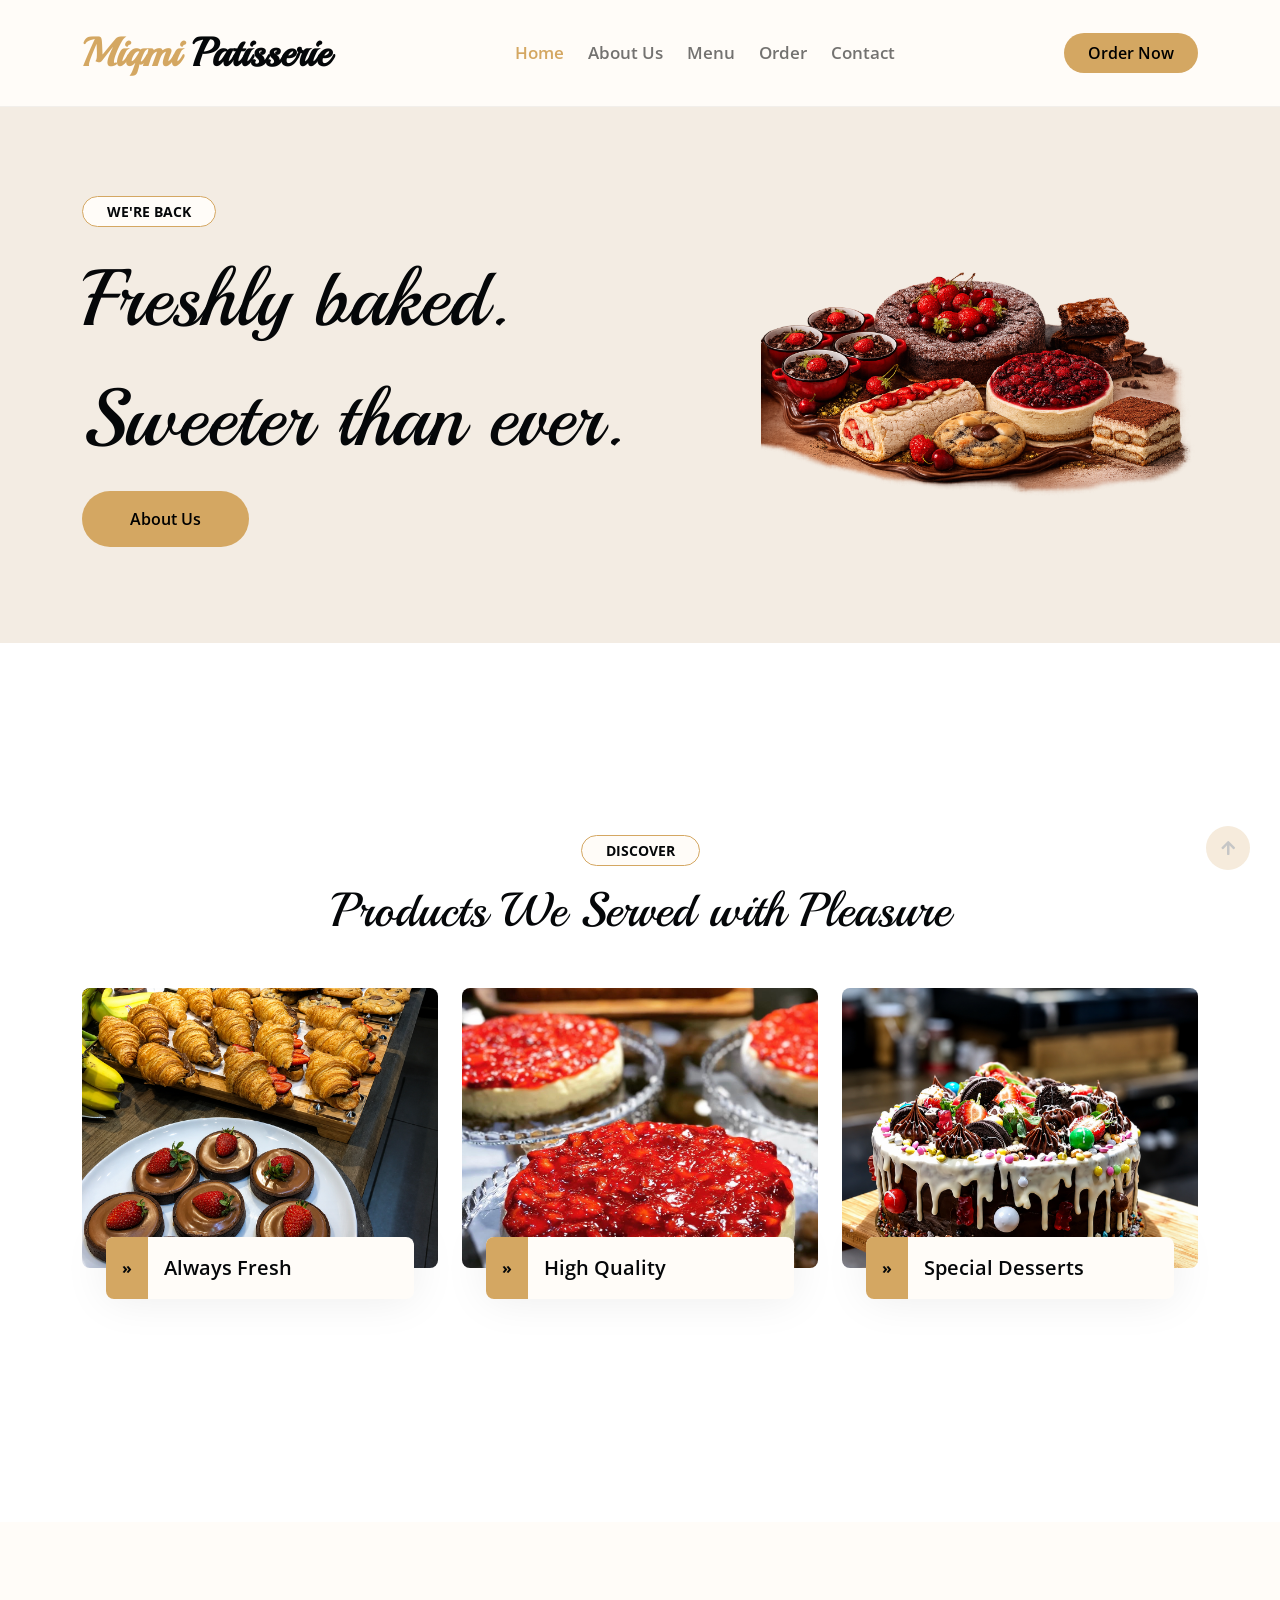
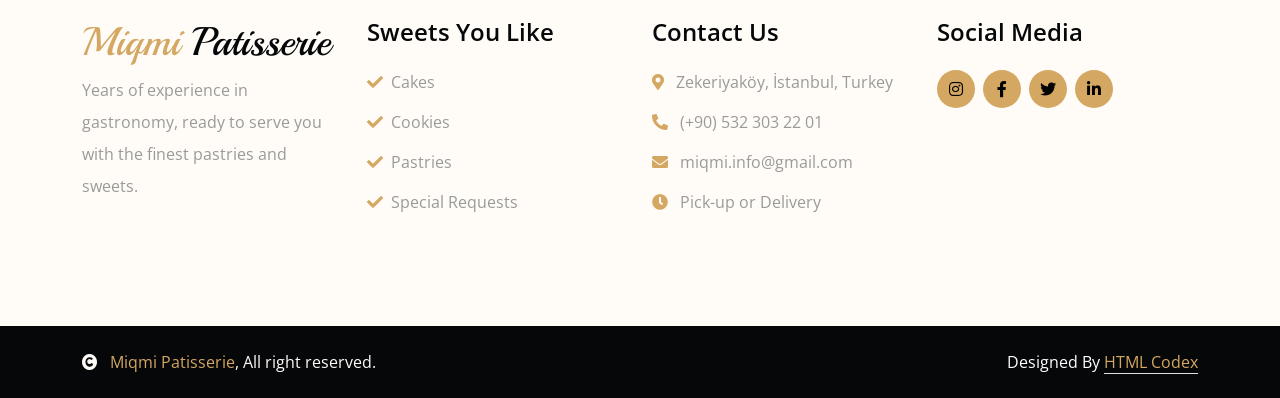
<file: index.html>
<!DOCTYPE html>
<html lang="en">

    <head>
        <meta charset="utf-8">
        <title>Miqmi Patisserie - Zekeriyaköy </title>
        <meta content="width=device-width, initial-scale=1.0" name="viewport">
        <meta content="" name="keywords">
        <meta content="" name="description">

        <!-- Fav Icon -->
        <link rel="icon" type="image/png" href="img/logo2.png" sizes="144x144">
        <link rel="shortcut icon" type="image/png" href="img/logo2.png" sizes="144x144">
        <link rel="apple-touch-icon" sizes="144x144" href="img/logo2.png">

        <!-- Google Web Fonts -->
        <link rel="preconnect" href="https://fonts.googleapis.com">
        <link rel="preconnect" href="https://fonts.gstatic.com" crossorigin>
        <link href="https://fonts.googleapis.com/css2?family=Open+Sans:wght@400;600&family=Playball&display=swap" rel="stylesheet">

        <!-- Icon Font Stylesheet -->
        <link rel="stylesheet" href="https://use.fontawesome.com/releases/v5.15.4/css/all.css"/>
        <link href="https://cdn.jsdelivr.net/npm/bootstrap-icons@1.4.1/font/bootstrap-icons.css" rel="stylesheet">

        <!-- Libraries Stylesheet -->
        <link href="lib/animate/animate.min.css" rel="stylesheet">
        <link href="lib/lightbox/css/lightbox.min.css" rel="stylesheet">
        <link href="lib/owlcarousel/owl.carousel.min.css" rel="stylesheet">

        <!-- Customized Bootstrap Stylesheet -->
        <link href="css/bootstrap.min.css" rel="stylesheet">

        <!-- Template Stylesheet -->
        <link href="css/style.css" rel="stylesheet">

    </head>

    <body>

        <!-- Spinner Start -->
        <div id="spinner" class="show w-100 vh-100 bg-white position-fixed translate-middle top-50 start-50  d-flex align-items-center justify-content-center">
            <div class="spinner-grow text-primary" role="status"></div>
        </div>
        <!-- Spinner End -->


        <!-- Navbar start -->
        <div class="container-fluid nav-bar">
            <div class="container">
                <nav class="navbar navbar-light navbar-expand-lg py-4">
                    <a href="index.html" class="navbar-brand">
                        <h1 class="text-primary fw-bold mb-0">Miqmi<span class="text-dark"> Patisserie</span> </h1>
                    </a>
                    <button class="navbar-toggler py-2 px-3" type="button" data-bs-toggle="collapse" data-bs-target="#navbarCollapse">
                        <span class="fa fa-bars text-primary"></span>
                    </button>
                    <div class="collapse navbar-collapse" id="navbarCollapse">
                        <div class="navbar-nav mx-auto">
                            <a href="index.html" class="nav-item nav-link active">Home</a>
                            <a href="about.html" class="nav-item nav-link">About Us</a>
                            <a href="menu.html" class="nav-item nav-link">Menu</a>
                            <a href="book.html" class="nav-item nav-link">Order</a>
                            <a href="contact.html" class="nav-item nav-link">Contact</a>
                        </div>
                        <a href="https://wa.me/905323032201" target="_blank" rel="noopener noreferrer" class="btn btn-primary py-2 px-4 d-none d-xl-inline-block rounded-pill">Order Now</a>
                    </div>
                </nav>
            </div>
        </div>
        <!-- Navbar End -->


        <!-- Modal Search Start -->
        <div class="modal fade" id="searchModal" tabindex="-1" aria-labelledby="exampleModalLabel" aria-hidden="true">
            <div class="modal-dialog modal-fullscreen">
                <div class="modal-content rounded-0">
                    <div class="modal-header">
                        <h5 class="modal-title" id="exampleModalLabel">Search by keyword</h5>
                        <button type="button" class="btn-close" data-bs-dismiss="modal" aria-label="Close"></button>
                    </div>
                    <div class="modal-body d-flex align-items-center">
                        <div class="input-group w-75 mx-auto d-flex">
                            <input type="search" class="form-control bg-transparent p-3" placeholder="keywords" aria-describedby="search-icon-1">
                            <span id="search-icon-1" class="input-group-text p-3"><i class="fa fa-search"></i></span>
                        </div>
                    </div>
                </div>
            </div>
        </div>
        <!-- Modal Search End -->


        <!-- Hero Start -->
        <div class="container-fluid hero-bg py-6 my-6 mt-0">
            <div class="container">
                <div class="row g-5 align-items-center">
                    <div class="col-lg-7 col-md-12">
                        <small class="d-inline-block fw-bold text-dark text-uppercase bg-light border border-primary rounded-pill px-4 py-1 mb-4 animated bounceInDown">We're Back</small>
                        <h1 class="display-1 mb-4 animated bounceInDown">Freshly baked.</h1>
                        <h1 class="display-1 mb-4 animated bounceInDown">Sweeter than ever.</h1>
                        <a href="about.html" class="btn btn-primary border-0 rounded-pill py-3 px-4 px-md-5 me-4 animated bounceInLeft">About Us</a>
                    </div>
                    <div class="col-lg-5 col-md-12">
                        <img src="img/hero.png" class="img-fluid rounded animated zoomIn" alt="">
                    </div>
                </div>
            </div>
        </div>
        <!-- Hero End -->


        <!-- Blog Start -->
        <div class="container-fluid blog py-6">
            <div class="container">
                <div class="text-center wow bounceInUp" data-wow-delay="0.1s">
                    <small class="d-inline-block fw-bold text-dark text-uppercase bg-light border border-primary rounded-pill px-4 py-1 mb-3">Discover</small>
                    <h1 class="display-5 mb-5">Products We Served with Pleasure</h1>
                </div>
                <div class="row gx-4 justify-content-center">
                    <div class="col-md-6 col-lg-4 wow bounceInUp" data-wow-delay="0.1s">
                        <div class="blog-item">
                            <div class="overflow-hidden rounded">
                                <img src="img/blog-1.jpg" class="img-fluid w-100" alt="">
                            </div>
                            <div class="blog-content mx-4 d-flex rounded bg-light">
                                <div class="text-dark bg-primary rounded-start">
                                    <div class="h-100 p-3 d-flex flex-column justify-content-center text-center">
                                        <p class="fw-bold mb-0">»</p>
                                    </div>
                                </div>
                                <a href="https://www.instagram.com/p/CUr60INAZ_q/?igsh=MWIybGF2Y2R6Z2M5Mw==" target="_blank" rel="noopener noreferrer" class="h5 lh-base my-auto h-100 p-3">Always Fresh</a>
                            </div>
                        </div>
                    </div>
                    <div class="col-md-6 col-lg-4 wow bounceInUp" data-wow-delay="0.3s">
                        <div class="blog-item">
                            <div class="overflow-hidden rounded">
                                <img src="img/blog-2.jpg" class="img-fluid w-100" alt="">
                            </div>
                            <div class="blog-content mx-4 d-flex rounded bg-light">
                                <div class="text-dark bg-primary rounded-start">
                                    <div class="h-100 p-3 d-flex flex-column justify-content-center text-center">
                                        <p class="fw-bold mb-0">»</p>
                                    </div>
                                </div>
                                <a href="https://www.instagram.com/p/Bxw47SjAas3/?igsh=M3k4NDJxY2V1ZHQ1" target="_blank" rel="noopener noreferrer" class="h5 lh-base my-auto h-100 p-3">High Quality</a>
                            </div>
                        </div>
                    </div>
                    <div class="col-md-6 col-lg-4 wow bounceInUp" data-wow-delay="0.5s">
                        <div class="blog-item">
                            <div class="overflow-hidden rounded">
                                <img src="img/blog-3.jpg" class="img-fluid w-100" alt="">
                            </div>
                            <div class="blog-content mx-4 d-flex rounded bg-light">
                                <div class="text-dark bg-primary rounded-start">
                                    <div class="h-100 p-3 d-flex flex-column justify-content-center text-center">
                                        <p class="fw-bold mb-0">»</p>
                                    </div>
                                </div>
                                <a href="https://www.instagram.com/p/BrzsCEVAnI7/" target="_blank" rel="noopener noreferrer" class="h5 lh-base my-auto h-100 p-3">Special Desserts</a>
                            </div>
                        </div>
                    </div>
                </div>
            </div>
        </div>
        <!-- Blog End -->


        <!-- Footer Start -->
        <div class="container-fluid footer py-6 my-6 mb-0 bg-light wow bounceInUp" data-wow-delay="0.1s">
            <div class="container">
                <div class="row">
                    <div class="col-lg-3 col-md-6">
                        <div class="footer-item">
                            <h1 class="text-primary">Miqmi<span class="text-dark"> Patisserie</span></h1>
                            <p class="lh-lg mb-4">Years of experience in gastronomy, ready to serve you with the finest pastries and sweets.</p>
                        </div>
                    </div>
                    <div class="col-lg-3 col-md-6">
                        <div class="footer-item">
                            <h4 class="mb-4">Sweets You Like</h4>
                            <div class="d-flex flex-column align-items-start">
                                <a class="text-body mb-3" href=""><i class="fa fa-check text-primary me-2"></i>Cakes</a>
                                <a class="text-body mb-3" href=""><i class="fa fa-check text-primary me-2"></i>Cookies</a>
                                <a class="text-body mb-3" href=""><i class="fa fa-check text-primary me-2"></i>Pastries</a>
                                <a class="text-body mb-3" href=""><i class="fa fa-check text-primary me-2"></i>Special Requests</a>
                            </div>
                        </div>
                    </div>
                    <div class="col-lg-3 col-md-6">
                        <div class="footer-item">
                            <h4 class="mb-4">Contact Us</h4>
                            <div class="d-flex flex-column align-items-start">
                                <p><i class="fa fa-map-marker-alt text-primary me-2"></i> Zekeriyaköy, İstanbul, Turkey</p>
                                <p><i class="fa fa-phone-alt text-primary me-2"></i> (+90) 532 303 22 01</p>
                                <p><i class="fas fa-envelope text-primary me-2"></i> miqmi.info@gmail.com</p>
                                <p><i class="fa fa-clock text-primary me-2"></i> Pick-up or Delivery</p>
                            </div>
                        </div>
                    </div>
                    <div class="col-lg-3 col-md-6">
                        <div class="footer-item">
                            <h4 class="mb-4">Social Media</h4>
                            <div class="footer-icon d-flex mt-4 gap-2">
                                <a class="btn btn-primary btn-sm-square rounded-circle" href="https://www.instagram.com/miqmigurme?igsh=eXlnN3F3aXdpZm9s" target="_blank" rel="noopener"><i class="fab fa-instagram"></i></a>
                                <a class="btn btn-primary btn-sm-square rounded-circle" href="https://www.facebook.com/miqmigurme/" target="_blank" rel="noopener"><i class="fab fa-facebook-f"></i></a>
                                <a class="btn btn-primary btn-sm-square rounded-circle" href=""><i class="fab fa-twitter"></i></a>
                                <a href="#" class="btn btn-primary btn-sm-square rounded-circle"><i class="fab fa-linkedin-in"></i></a>
                            </div>
                        </div>
                    </div>
                </div>
            </div>
        </div>
        <!-- Footer End -->


        <!-- Copyright Start -->
        <div class="container-fluid copyright bg-dark py-4">
            <div class="container">
                <div class="row">
                    <div class="col-md-6 text-center text-md-start mb-3 mb-md-0">
                        <span class="text-light"><a href="#"><i class="fas fa-copyright text-light me-2"></i> Miqmi Patisserie</a>, All right reserved.</span>
                    </div>
                    <div class="col-md-6 my-auto text-center text-md-end text-white">
                        <!--/*** This template is free as long as you keep the below author’s credit link/attribution link/backlink. ***/-->
                        <!--/*** If you'd like to use the template without the below author’s credit link/attribution link/backlink, ***/-->
                        <!--/*** you can purchase the Credit Removal License from "https://htmlcodex.com/credit-removal". ***/-->
                        Designed By <a class="border-bottom" href="https://htmlcodex.com">HTML Codex</a>
                    </div>
                </div>
            </div>
        </div>
        <!-- Copyright End -->


        <!-- Back to Top -->
        <a href="#" class="btn btn-md-square btn-primary rounded-circle back-to-top"><i class="fa fa-arrow-up"></i></a>   

        
        <!-- JavaScript Libraries -->
        <script src="https://ajax.googleapis.com/ajax/libs/jquery/1.12.4/jquery.min.js"></script>
        <script src="https://cdn.jsdelivr.net/npm/bootstrap@5.0.0/dist/js/bootstrap.bundle.min.js"></script>
        <script src="lib/wow/wow.min.js"></script>
        <script src="lib/easing/easing.min.js"></script>
        <script src="lib/waypoints/waypoints.min.js"></script>
        <script src="lib/counterup/counterup.min.js"></script>
        <script src="lib/lightbox/js/lightbox.min.js"></script>
        <script src="lib/owlcarousel/owl.carousel.min.js"></script>

        <!-- Template Javascript -->
        <script src="js/main.js"></script>
    </body>
</html>
</file>
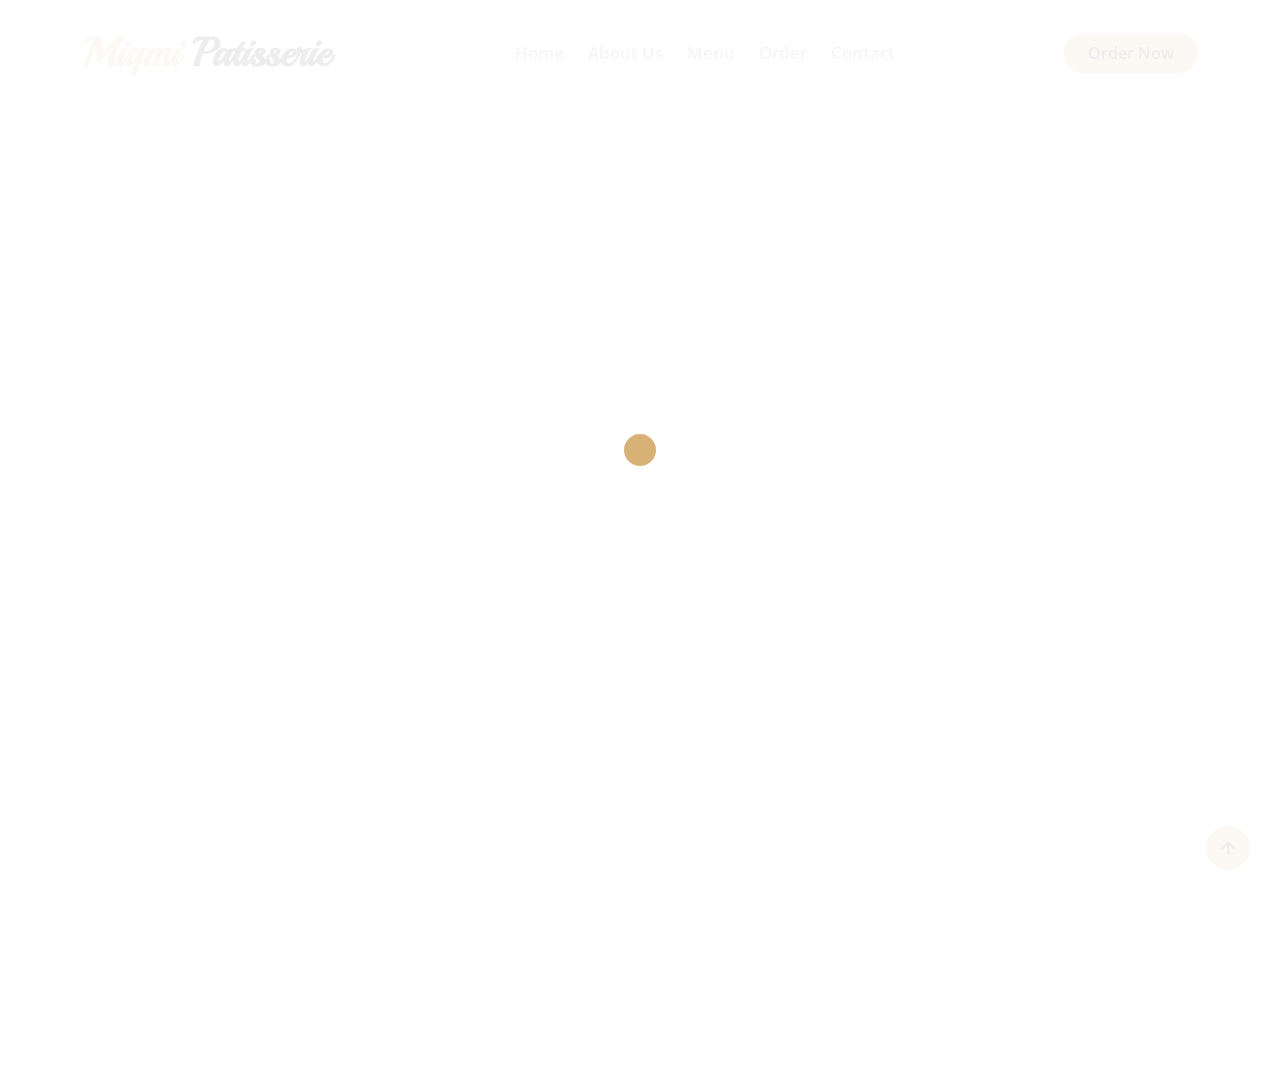
<file: blog.html>
<!DOCTYPE html>
<html lang="en">
  <head>
    <meta charset="utf-8">
    <meta http-equiv="refresh" content="0; url=discover.html">
    <link rel="canonical" href="discover.html">
    <link rel="icon" type="image/png" href="img/logo2.png" sizes="144x144">
    <link rel="shortcut icon" type="image/png" href="img/logo2.png" sizes="144x144">
    <link rel="apple-touch-icon" sizes="144x144" href="img/logo2.png">
    <title>Redirecting to Discover</title>
  </head>
  <body>
    <p>Redirecting to <a href="discover.html">Discover</a>...</p>
  </body>
</html>
</file>
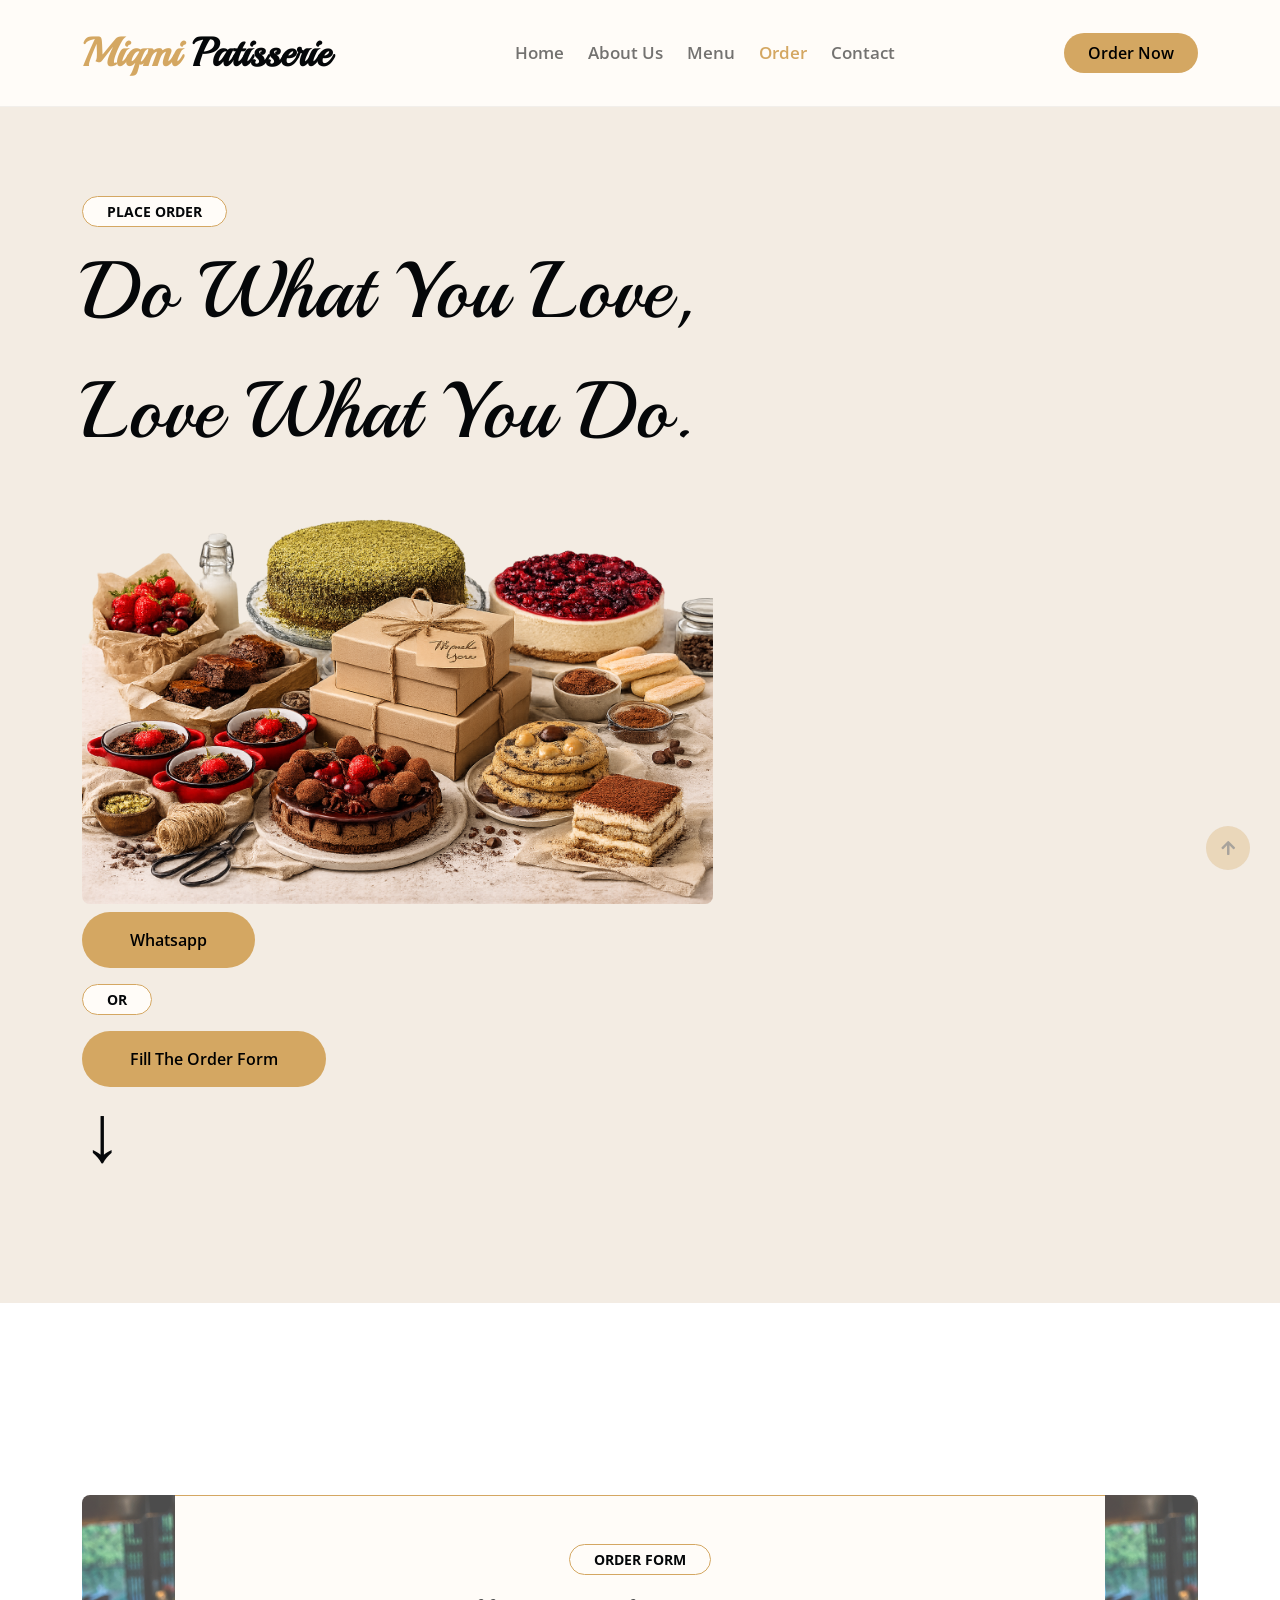
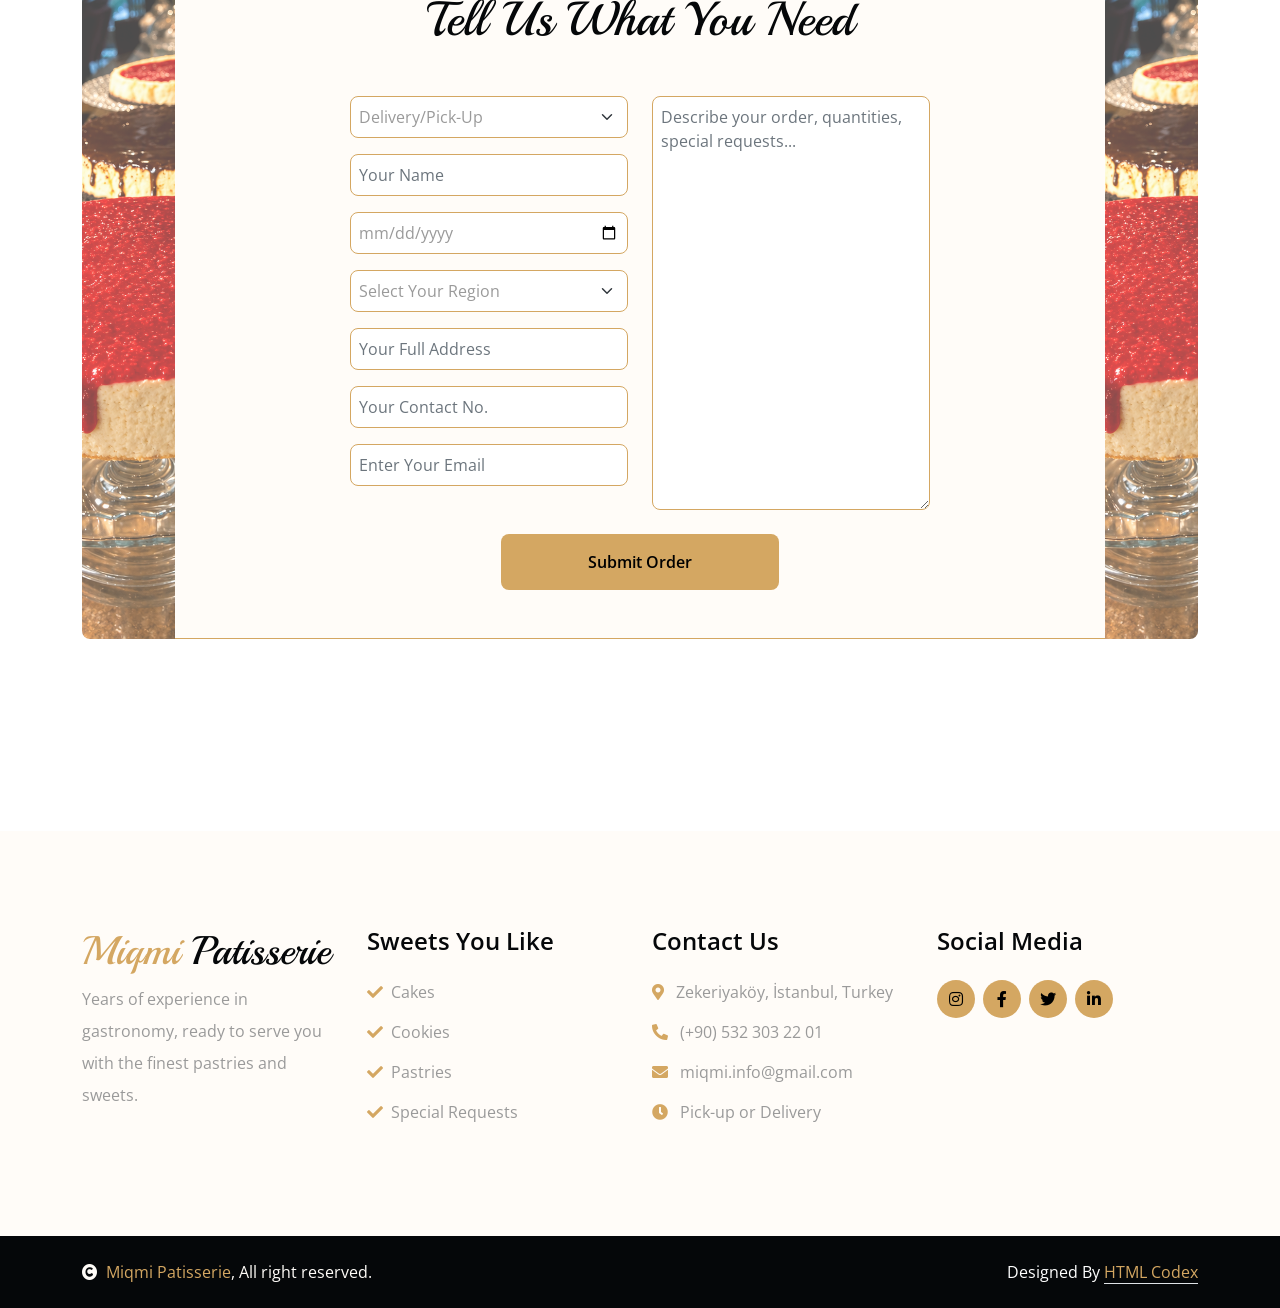
<file: book.html>
<!DOCTYPE html>
<html lang="en">

    <head>
        <meta charset="utf-8">
        <title>Miqmi Patisserie - Zekeriyaköy </title>
        <meta content="width=device-width, initial-scale=1.0" name="viewport">
        <meta content="" name="keywords">
        <meta content="" name="description">

        <!-- Fav Icon -->
        <link rel="icon" type="image/png" href="img/logo2.png" sizes="144x144">
        <link rel="shortcut icon" type="image/png" href="img/logo2.png" sizes="144x144">
        <link rel="apple-touch-icon" sizes="144x144" href="img/logo2.png">

        <!-- Google Web Fonts -->
        <link rel="preconnect" href="https://fonts.googleapis.com">
        <link rel="preconnect" href="https://fonts.gstatic.com" crossorigin>
        <link href="https://fonts.googleapis.com/css2?family=Open+Sans:wght@400;600&family=Playball&display=swap" rel="stylesheet">

        <!-- Icon Font Stylesheet -->
        <link rel="stylesheet" href="https://use.fontawesome.com/releases/v5.15.4/css/all.css"/>
        <link href="https://cdn.jsdelivr.net/npm/bootstrap-icons@1.4.1/font/bootstrap-icons.css" rel="stylesheet">

        <!-- Libraries Stylesheet -->
        <link href="lib/animate/animate.min.css" rel="stylesheet">
        <link href="lib/lightbox/css/lightbox.min.css" rel="stylesheet">
        <link href="lib/owlcarousel/owl.carousel.min.css" rel="stylesheet">

        <!-- Customized Bootstrap Stylesheet -->
        <link href="css/bootstrap.min.css" rel="stylesheet">

        <!-- Template Stylesheet -->
        <link href="css/style.css" rel="stylesheet">
    </head>


    <body>

        <!-- Spinner Start -->
        <div id="spinner" class="show w-100 vh-100 bg-white position-fixed translate-middle top-50 start-50  d-flex align-items-center justify-content-center">
            <div class="spinner-grow text-primary" role="status"></div>
        </div>
        <!-- Spinner End -->


        <!-- Navbar start -->
        <div class="container-fluid nav-bar">
            <div class="container">
                <nav class="navbar navbar-light navbar-expand-lg py-4">
                    <a href="index.html" class="navbar-brand">
                        <h1 class="text-primary fw-bold mb-0">Miqmi<span class="text-dark"> Patisserie</span> </h1>
                    </a>
                    <button class="navbar-toggler py-2 px-3" type="button" data-bs-toggle="collapse" data-bs-target="#navbarCollapse">
                        <span class="fa fa-bars text-primary"></span>
                    </button>
                    <div class="collapse navbar-collapse" id="navbarCollapse">
                        <div class="navbar-nav mx-auto">
                            <a href="index.html" class="nav-item nav-link">Home</a>
                            <a href="about.html" class="nav-item nav-link">About Us</a>
                            <a href="menu.html" class="nav-item nav-link">Menu</a>
                            <a href="book.html" class="nav-item nav-link active">Order</a>
                            <a href="contact.html" class="nav-item nav-link">Contact</a>
                        </div>
                        <a href="https://wa.me/905323032201" target="_blank" rel="noopener noreferrer" class="btn btn-primary py-2 px-4 d-none d-xl-inline-block rounded-pill">Order Now</a>
                    </div>
                </nav>
            </div>
        </div>
        <!-- Navbar End -->


        <!-- Modal Search Start -->
        <div class="modal fade" id="searchModal" tabindex="-1" aria-labelledby="exampleModalLabel" aria-hidden="true">
            <div class="modal-dialog modal-fullscreen">
                <div class="modal-content rounded-0">
                    <div class="modal-header">
                        <h5 class="modal-title" id="exampleModalLabel">Search by keyword</h5>
                        <button type="button" class="btn-close" data-bs-dismiss="modal" aria-label="Close"></button>
                    </div>
                    <div class="modal-body d-flex align-items-center">
                        <div class="input-group w-75 mx-auto d-flex">
                            <input type="search" class="form-control bg-transparent p-3" placeholder="keywords" aria-describedby="search-icon-1">
                            <span id="search-icon-1" class="input-group-text p-3"><i class="fa fa-search"></i></span>
                        </div>
                    </div>
                </div>
            </div>
        </div>
        <!-- Modal Search End -->


        <!-- Hero Start -->
        <div class="container-fluid hero-bg py-6 my-6 mt-0">
            <div class="container">
                <div class="row g-5 align-items-center">
                    <div class="col-lg-7 col-md-12">
                        <small class="d-inline-block fw-bold text-dark text-uppercase bg-light border border-primary rounded-pill px-4 py-1 mb-3 animated bounceInDown">Place Order</small>
                        <h1 class="display-1 mb-4 animated bounceInDown">Do What You Love,</h1>
                        <h1 class="display-1 mb-4 animated bounceInDown">Love What You Do.</h1>
                        <img src="img/order.png" class="img-fluid rounded animated zoomIn" alt="">
                        <div class="d-flex flex-column align-items-start mt-2">
                            <a href="https://wa.me/905323032201" target="_blank" rel="noopener noreferrer" class="btn btn-primary border-0 rounded-pill py-3 px-4 px-md-5 mb-3 animated bounceInLeft">Whatsapp</a>
                            <small class="d-inline-block fw-bold text-dark text-uppercase bg-light border border-primary rounded-pill px-4 py-1 mb-3 animated bounceInDown">or</small>
                            <a href="book.html" class="btn btn-primary border-0 rounded-pill py-3 px-4 px-md-5 me-4 animated bounceInLeft">Fill The Order Form</a>
                        </div>
                        <h1 class="display-1 mb-4 animated bounceInDown">  ↓  </h1>
                    </div>
                </div>
            </div>
        </div>
        <!-- Hero End -->


        <!-- Place Order Start -->
        <div class="container-fluid contact py-6 wow bounceInUp" data-wow-delay="0.1s">
            <div class="container">
                <div class="row g-0">
                    <div class="col-1">
                        <img src="img/background-site.jpg" class="img-fluid h-100 w-100 rounded-start" style="object-fit: cover; opacity: 0.7;" alt="">
                    </div>
                    <div class="col-10">
                        <div class="border-bottom border-top border-primary bg-light py-5 px-4">
                            <div class="text-center">
                                <small class="d-inline-block fw-bold text-dark text-uppercase bg-light border border-primary rounded-pill px-4 py-1 mb-3 animated bounceInDown">Order Form</small>
                                <h1 class="display-5 mb-5">Tell Us What You Need</h1>
                            </div>
                            <form id="orderForm" class="mx-auto" style="max-width: 900px;">
                            <div class="row g-4 justify-content-center">
                                <div class="col-lg-4 col-md-6">

                                    <select id="delivery" class="form-select border-primary p-2 mb-3" aria-label="Default select example">
                                        <option selected>Delivery/Pick-Up</option>
                                        <option value="Delivery">Delivery</option>
                                        <option value="Pick-Up">Pick-Up</option>
                                    </select>

                                    <input id="name" type="text" class="form-control border-primary p-2 mb-3" placeholder="Your Name">

                                    <input id="date" type="date" class="form-control border-primary p-2 mb-3" placeholder="Select Date">

                                    <select id="region" class="form-select border-primary p-2 mb-3" aria-label="Default select example">
                                        <option selected>Select Your Region</option>
                                        <option value="Uskumruköy">Uskumruköy</option>
                                        <option value="Zekeriyaköy">Zekeriyaköy</option>
                                        <option value="Ayazağa">Ayazağa</option>
                                        <option value="Bahçeköy">Bahçeköy</option>
                                        <option value="Demirciköy">Demirciköy</option>
                                        <option value="Etiler">Etiler</option>
                                        <option value="Ferahevler">Ferahevler</option>
                                        <option value="Gümüşdere">Gümüşdere</option>
                                        <option value="İstinye">İstinye</option>
                                        <option value="Kireçburnu">Kireçburnu</option>
                                        <option value="Kısırkaya">Kısırkaya</option>
                                        <option value="Kumköy">Kumköy</option>
                                        <option value="Maden">Maden</option>
                                        <option value="Maslak">Maslak</option>
                                        <option value="Rumelifeneri">Rumelifeneri</option>
                                        <option value="Sarıyer Merkez">Sarıyer Merkez</option>
                                        <option value="Tarabya">Tarabya</option>                                        
                                        <option value="Yeniköy">Yeniköy</option> 
                                    </select>

                                    <input id="address" type="text" class="form-control border-primary p-2 mb-3" placeholder="Your Full Address">

                                    <input id="phone" type="mobile" class="form-control border-primary p-2 mb-3" placeholder="Your Contact No.">

                                    <input id="email" type="email" class="form-control border-primary p-2 mb-4" placeholder="Enter Your Email">
                                </div>
                                <div class="col-lg-4 col-md-6">
                                    <textarea id="order" class="form-control border-primary p-2 h-100" rows="15" placeholder="Describe your order, quantities, special requests..."></textarea>
                                </div>   
                            </div>
                            <div class="row justify-content-center mt-4">
                                <div class="col-lg-4 col-md-8 col-12">
                                    <button class="btn btn-primary w-100 py-3" type="submit">Submit Order</button>
                                </div>
                            </div>
                            </form>   
                        </div>
                    </div>
                    <div class="col-1">
                        <img src="img/background-site.jpg" class="img-fluid h-100 w-100 rounded-end" style="object-fit: cover; opacity: 0.7;" alt="">
                    </div>
                </div>
            </div>
        </div>
        <!-- Place Order End -->


        <!-- Footer Start -->
        <div class="container-fluid footer py-6 my-6 mb-0 bg-light wow bounceInUp" data-wow-delay="0.1s">
            <div class="container">
                <div class="row">
                    <div class="col-lg-3 col-md-6">
                        <div class="footer-item">
                            <h1 class="text-primary">Miqmi<span class="text-dark"> Patisserie</span></h1>
                            <p class="lh-lg mb-4">Years of experience in gastronomy, ready to serve you with the finest pastries and sweets.</p>
                        </div>
                    </div>
                    <div class="col-lg-3 col-md-6">
                        <div class="footer-item">
                            <h4 class="mb-4">Sweets You Like</h4>
                            <div class="d-flex flex-column align-items-start">
                                <a class="text-body mb-3" href=""><i class="fa fa-check text-primary me-2"></i>Cakes</a>
                                <a class="text-body mb-3" href=""><i class="fa fa-check text-primary me-2"></i>Cookies</a>
                                <a class="text-body mb-3" href=""><i class="fa fa-check text-primary me-2"></i>Pastries</a>
                                <a class="text-body mb-3" href=""><i class="fa fa-check text-primary me-2"></i>Special Requests</a>
                            </div>
                        </div>
                    </div>
                    <div class="col-lg-3 col-md-6">
                        <div class="footer-item">
                            <h4 class="mb-4">Contact Us</h4>
                            <div class="d-flex flex-column align-items-start">
                                <p><i class="fa fa-map-marker-alt text-primary me-2"></i> Zekeriyaköy, İstanbul, Turkey</p>
                                <p><i class="fa fa-phone-alt text-primary me-2"></i> (+90) 532 303 22 01</p>
                                <p><i class="fas fa-envelope text-primary me-2"></i> miqmi.info@gmail.com</p>
                                <p><i class="fa fa-clock text-primary me-2"></i> Pick-up or Delivery</p>
                            </div>
                        </div>
                    </div>
                    <div class="col-lg-3 col-md-6">
                        <div class="footer-item">
                            <h4 class="mb-4">Social Media</h4>
                            <div class="footer-icon d-flex mt-4 gap-2">
                                <a class="btn btn-primary btn-sm-square rounded-circle" href="https://www.instagram.com/miqmigurme?igsh=eXlnN3F3aXdpZm9s" target="_blank" rel="noopener"><i class="fab fa-instagram"></i></a>
                                <a class="btn btn-primary btn-sm-square rounded-circle" href="https://www.facebook.com/miqmigurme/" target="_blank" rel="noopener"><i class="fab fa-facebook-f"></i></a>
                                <a class="btn btn-primary btn-sm-square rounded-circle" href=""><i class="fab fa-twitter"></i></a>
                                <a href="#" class="btn btn-primary btn-sm-square rounded-circle"><i class="fab fa-linkedin-in"></i></a>
                            </div>
                        </div>
                    </div>
                </div>
            </div>
        </div>
        <!-- Footer End -->


        <!-- Copyright Start -->
        <div class="container-fluid copyright bg-dark py-4">
            <div class="container">
                <div class="row">
                    <div class="col-md-6 text-center text-md-start mb-3 mb-md-0">
                        <span class="text-light"><a href="#"><i class="fas fa-copyright text-light me-2"></i>Miqmi Patisserie</a>, All right reserved.</span>
                    </div>
                    <div class="col-md-6 my-auto text-center text-md-end text-white">
                        <!--/*** This template is free as long as you keep the below author’s credit link/attribution link/backlink. ***/-->
                        <!--/*** If you'd like to use the template without the below author’s credit link/attribution link/backlink, ***/-->
                        <!--/*** you can purchase the Credit Removal License from "https://htmlcodex.com/credit-removal". ***/-->
                        Designed By <a class="border-bottom" href="https://htmlcodex.com">HTML Codex</a>
                    </div>
                </div>
            </div>
        </div>
        <!-- Copyright End -->


        <!-- Back to Top -->
        <a href="#" class="btn btn-md-square btn-primary rounded-circle back-to-top"><i class="fa fa-arrow-up"></i></a>   

        
    <!-- JavaScript Libraries -->
    <script src="https://ajax.googleapis.com/ajax/libs/jquery/1.12.4/jquery.min.js"></script>
    <script src="https://cdn.jsdelivr.net/npm/bootstrap@5.0.0/dist/js/bootstrap.bundle.min.js"></script>
    <script src="lib/wow/wow.min.js"></script>
    <script src="lib/easing/easing.min.js"></script>
    <script src="lib/waypoints/waypoints.min.js"></script>
    <script src="lib/counterup/counterup.min.js"></script>
    <script src="lib/lightbox/js/lightbox.min.js"></script>
    <script src="lib/owlcarousel/owl.carousel.min.js"></script>

    <!-- Template Javascript -->
    <script src="js/main.js"></script>

    <script>
        document.getElementById("orderForm").addEventListener("submit", function(e){

            e.preventDefault();

            const name = document.getElementById("name").value;
            const order = document.getElementById("order").value;
            const delivery = document.getElementById("delivery").value;
            const date = document.getElementById("date").value;
            const region = document.getElementById("region").value;
            const address = document.getElementById("address").value;
            const phone = document.getElementById("phone").value;
            const email = document.getElementById("email").value;

            const message =
        ` Merhaba Miqmi! 
        -> Sipariş vermek istiyorum.
        
        - İsim: 
        ${name}

        - Sipariş:
        ${order}

        - Teslim:
        ${delivery}

        - Tarih:
        ${date}

        - Bölge:
        ${region}

        - Adres:
        ${address}

        - Telefon:
        ${phone}

        - E-posta:
        ${email}`;

            window.open(
                "https://wa.me/905323032201?text=" +
                encodeURIComponent(message),
                "_blank"
            );

        });
    </script>

    </body>

</html>
</file>
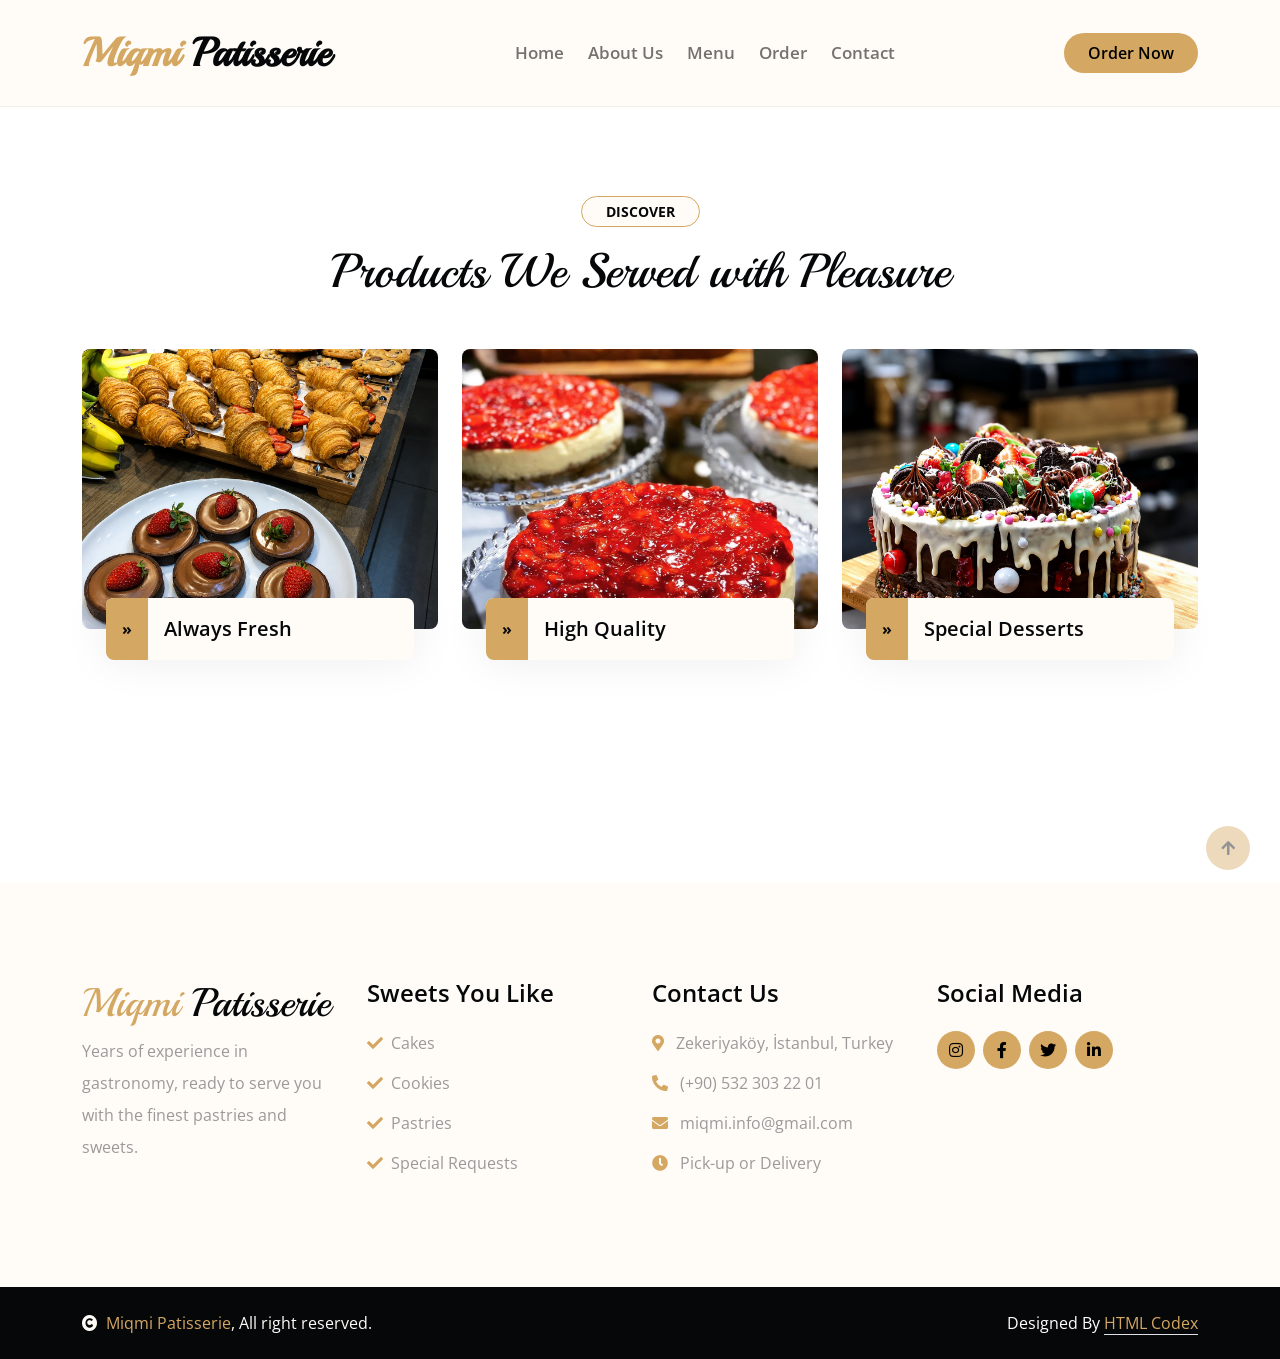
<file: discover.html>
<!DOCTYPE html>
<html lang="en">

    <head>
        <meta charset="utf-8">
        <title>Miqmi Patisserie - Zekeriyaköy </title>
        <meta content="width=device-width, initial-scale=1.0" name="viewport">
        <meta content="" name="keywords">
        <meta content="" name="description">

        <!-- Fav Icon -->
        <link rel="icon" type="image/png" href="img/logo2.png" sizes="144x144">
        <link rel="shortcut icon" type="image/png" href="img/logo2.png" sizes="144x144">
        <link rel="apple-touch-icon" sizes="144x144" href="img/logo2.png">

        <!-- Google Web Fonts -->
        <link rel="preconnect" href="https://fonts.googleapis.com">
        <link rel="preconnect" href="https://fonts.gstatic.com" crossorigin>
        <link href="https://fonts.googleapis.com/css2?family=Open+Sans:wght@400;600&family=Playball&display=swap" rel="stylesheet">

        <!-- Icon Font Stylesheet -->
        <link rel="stylesheet" href="https://use.fontawesome.com/releases/v5.15.4/css/all.css"/>
        <link href="https://cdn.jsdelivr.net/npm/bootstrap-icons@1.4.1/font/bootstrap-icons.css" rel="stylesheet">

        <!-- Libraries Stylesheet -->
        <link href="lib/animate/animate.min.css" rel="stylesheet">
        <link href="lib/lightbox/css/lightbox.min.css" rel="stylesheet">
        <link href="lib/owlcarousel/owl.carousel.min.css" rel="stylesheet">

        <!-- Customized Bootstrap Stylesheet -->
        <link href="css/bootstrap.min.css" rel="stylesheet">

        <!-- Template Stylesheet -->
        <link href="css/style.css" rel="stylesheet">
    </head>

    <body>

        <!-- Spinner Start -->
        <div id="spinner" class="show w-100 vh-100 bg-white position-fixed translate-middle top-50 start-50  d-flex align-items-center justify-content-center">
            <div class="spinner-grow text-primary" role="status"></div>
        </div>
        <!-- Spinner End -->


        <!-- Navbar start -->
        <div class="container-fluid nav-bar">
            <div class="container">
                <nav class="navbar navbar-light navbar-expand-lg py-4">
                    <a href="index.html" class="navbar-brand">
                        <h1 class="text-primary fw-bold mb-0">Miqmi<span class="text-dark"> Patisserie</span> </h1>
                    </a>
                    <button class="navbar-toggler py-2 px-3" type="button" data-bs-toggle="collapse" data-bs-target="#navbarCollapse">
                        <span class="fa fa-bars text-primary"></span>
                    </button>
                    <div class="collapse navbar-collapse" id="navbarCollapse">
                        <div class="navbar-nav mx-auto">
                            <a href="index.html" class="nav-item nav-link">Home</a>
                            <a href="about.html" class="nav-item nav-link">About Us</a>
                            <a href="menu.html" class="nav-item nav-link">Menu</a>
                            <a href="book.html" class="nav-item nav-link">Order</a>
                            <a href="contact.html" class="nav-item nav-link">Contact</a>
                        </div>
                        <a href="https://wa.me/905323032201" target="_blank" rel="noopener noreferrer" class="btn btn-primary py-2 px-4 d-none d-xl-inline-block rounded-pill">Order Now</a>
                    </div>
                </nav>
            </div>
        </div>
        <!-- Navbar End -->


        <!-- Modal Search Start -->
        <div class="modal fade" id="searchModal" tabindex="-1" aria-labelledby="exampleModalLabel" aria-hidden="true">
            <div class="modal-dialog modal-fullscreen">
                <div class="modal-content rounded-0">
                    <div class="modal-header">
                        <h5 class="modal-title" id="exampleModalLabel">Search by keyword</h5>
                        <button type="button" class="btn-close" data-bs-dismiss="modal" aria-label="Close"></button>
                    </div>
                    <div class="modal-body d-flex align-items-center">
                        <div class="input-group w-75 mx-auto d-flex">
                            <input type="search" class="form-control bg-transparent p-3" placeholder="keywords" aria-describedby="search-icon-1">
                            <span id="search-icon-1" class="input-group-text p-3"><i class="fa fa-search"></i></span>
                        </div>
                    </div>
                </div>
            </div>
        </div>
        <!-- Modal Search End -->


        <!-- Blog Start -->
        <div class="container-fluid blog py-6">
            <div class="container">
                <div class="text-center wow bounceInUp" data-wow-delay="0.1s">
                    <small class="d-inline-block fw-bold text-dark text-uppercase bg-light border border-primary rounded-pill px-4 py-1 mb-3">Discover</small>
                    <h1 class="display-5 mb-5">Products We Served with Pleasure</h1>
                </div>
                <div class="row gx-4 justify-content-center">
                    <div class="col-md-6 col-lg-4 wow bounceInUp" data-wow-delay="0.1s">
                        <div class="blog-item">
                            <div class="overflow-hidden rounded">
                                <img src="img/blog-1.jpg" class="img-fluid w-100" alt="">
                            </div>
                            <div class="blog-content mx-4 d-flex rounded bg-light">
                                <div class="text-dark bg-primary rounded-start">
                                    <div class="h-100 p-3 d-flex flex-column justify-content-center text-center">
                                        <p class="fw-bold mb-0">»</p>
                                    </div>
                                </div>
                                <a href="#" class="h5 lh-base my-auto h-100 p-3">Always Fresh</a>
                            </div>
                        </div>
                    </div>
                    <div class="col-md-6 col-lg-4 wow bounceInUp" data-wow-delay="0.3s">
                        <div class="blog-item">
                            <div class="overflow-hidden rounded">
                                <img src="img/blog-2.jpg" class="img-fluid w-100" alt="">
                            </div>
                            <div class="blog-content mx-4 d-flex rounded bg-light">
                                <div class="text-dark bg-primary rounded-start">
                                    <div class="h-100 p-3 d-flex flex-column justify-content-center text-center">
                                        <p class="fw-bold mb-0">»</p>
                                    </div>
                                </div>
                                <a href="#" class="h5 lh-base my-auto h-100 p-3">High Quality</a>
                            </div>
                        </div>
                    </div>
                    <div class="col-md-6 col-lg-4 wow bounceInUp" data-wow-delay="0.5s">
                        <div class="blog-item">
                            <div class="overflow-hidden rounded">
                                <img src="img/blog-3.jpg" class="img-fluid w-100" alt="">
                            </div>
                            <div class="blog-content mx-4 d-flex rounded bg-light">
                                <div class="text-dark bg-primary rounded-start">
                                    <div class="h-100 p-3 d-flex flex-column justify-content-center text-center">
                                        <p class="fw-bold mb-0">»</p>
                                    </div>
                                </div>
                                <a href="#" class="h5 lh-base my-auto h-100 p-3">Special Desserts</a>
                            </div>
                        </div>
                    </div>
                </div>
            </div>
        </div>
        <!-- Blog End -->


        <!-- Footer Start -->
        <div class="container-fluid footer py-6 my-6 mb-0 bg-light wow bounceInUp" data-wow-delay="0.1s">
            <div class="container">
                <div class="row">
                    <div class="col-lg-3 col-md-6">
                        <div class="footer-item">
                            <h1 class="text-primary">Miqmi<span class="text-dark"> Patisserie</span></h1>
                            <p class="lh-lg mb-4">Years of experience in gastronomy, ready to serve you with the finest pastries and sweets.</p>
                        </div>
                    </div>
                    <div class="col-lg-3 col-md-6">
                        <div class="footer-item">
                            <h4 class="mb-4">Sweets You Like</h4>
                            <div class="d-flex flex-column align-items-start">
                                <a class="text-body mb-3" href=""><i class="fa fa-check text-primary me-2"></i>Cakes</a>
                                <a class="text-body mb-3" href=""><i class="fa fa-check text-primary me-2"></i>Cookies</a>
                                <a class="text-body mb-3" href=""><i class="fa fa-check text-primary me-2"></i>Pastries</a>
                                <a class="text-body mb-3" href=""><i class="fa fa-check text-primary me-2"></i>Special Requests</a>
                            </div>
                        </div>
                    </div>
                    <div class="col-lg-3 col-md-6">
                        <div class="footer-item">
                            <h4 class="mb-4">Contact Us</h4>
                            <div class="d-flex flex-column align-items-start">
                                <p><i class="fa fa-map-marker-alt text-primary me-2"></i> Zekeriyaköy, İstanbul, Turkey</p>
                                <p><i class="fa fa-phone-alt text-primary me-2"></i> (+90) 532 303 22 01</p>
                                <p><i class="fas fa-envelope text-primary me-2"></i> miqmi.info@gmail.com</p>
                                <p><i class="fa fa-clock text-primary me-2"></i> Pick-up or Delivery</p>
                            </div>
                        </div>
                    </div>
                    <div class="col-lg-3 col-md-6">
                        <div class="footer-item">
                            <h4 class="mb-4">Social Media</h4>
                            <div class="footer-icon d-flex mt-4 gap-2">
                                <a class="btn btn-primary btn-sm-square rounded-circle" href="https://www.instagram.com/miqmigurme?igsh=eXlnN3F3aXdpZm9s" target="_blank" rel="noopener"><i class="fab fa-instagram"></i></a>
                                <a class="btn btn-primary btn-sm-square rounded-circle" href="https://www.facebook.com/miqmigurme/" target="_blank" rel="noopener"><i class="fab fa-facebook-f"></i></a>
                                <a class="btn btn-primary btn-sm-square rounded-circle" href=""><i class="fab fa-twitter"></i></a>
                                <a href="#" class="btn btn-primary btn-sm-square rounded-circle"><i class="fab fa-linkedin-in"></i></a>
                            </div>
                        </div>
                    </div>
                </div>
            </div>
        </div>
        <!-- Footer End -->


        <!-- Copyright Start -->
        <div class="container-fluid copyright bg-dark py-4">
            <div class="container">
                <div class="row">
                    <div class="col-md-6 text-center text-md-start mb-3 mb-md-0">
                        <span class="text-light"><a href="#"><i class="fas fa-copyright text-light me-2"></i>Miqmi Patisserie</a>, All right reserved.</span>
                    </div>
                    <div class="col-md-6 my-auto text-center text-md-end text-white">
                        <!--/*** This template is free as long as you keep the below author’s credit link/attribution link/backlink. ***/-->
                        <!--/*** If you'd like to use the template without the below author’s credit link/attribution link/backlink, ***/-->
                        <!--/*** you can purchase the Credit Removal License from "https://htmlcodex.com/credit-removal". ***/-->
                        Designed By <a class="border-bottom" href="https://htmlcodex.com">HTML Codex</a>
                    </div>
                </div>
            </div>
        </div>
        <!-- Copyright End -->


        <!-- Back to Top -->
        <a href="#" class="btn btn-md-square btn-primary rounded-circle back-to-top"><i class="fa fa-arrow-up"></i></a>   

        
    <!-- JavaScript Libraries -->
    <script src="https://ajax.googleapis.com/ajax/libs/jquery/1.12.4/jquery.min.js"></script>
    <script src="https://cdn.jsdelivr.net/npm/bootstrap@5.0.0/dist/js/bootstrap.bundle.min.js"></script>
    <script src="lib/wow/wow.min.js"></script>
    <script src="lib/easing/easing.min.js"></script>
    <script src="lib/waypoints/waypoints.min.js"></script>
    <script src="lib/counterup/counterup.min.js"></script>
    <script src="lib/lightbox/js/lightbox.min.js"></script>
    <script src="lib/owlcarousel/owl.carousel.min.js"></script>

    <!-- Template Javascript -->
    <script src="js/main.js"></script>
    </body>

</html>
</file>
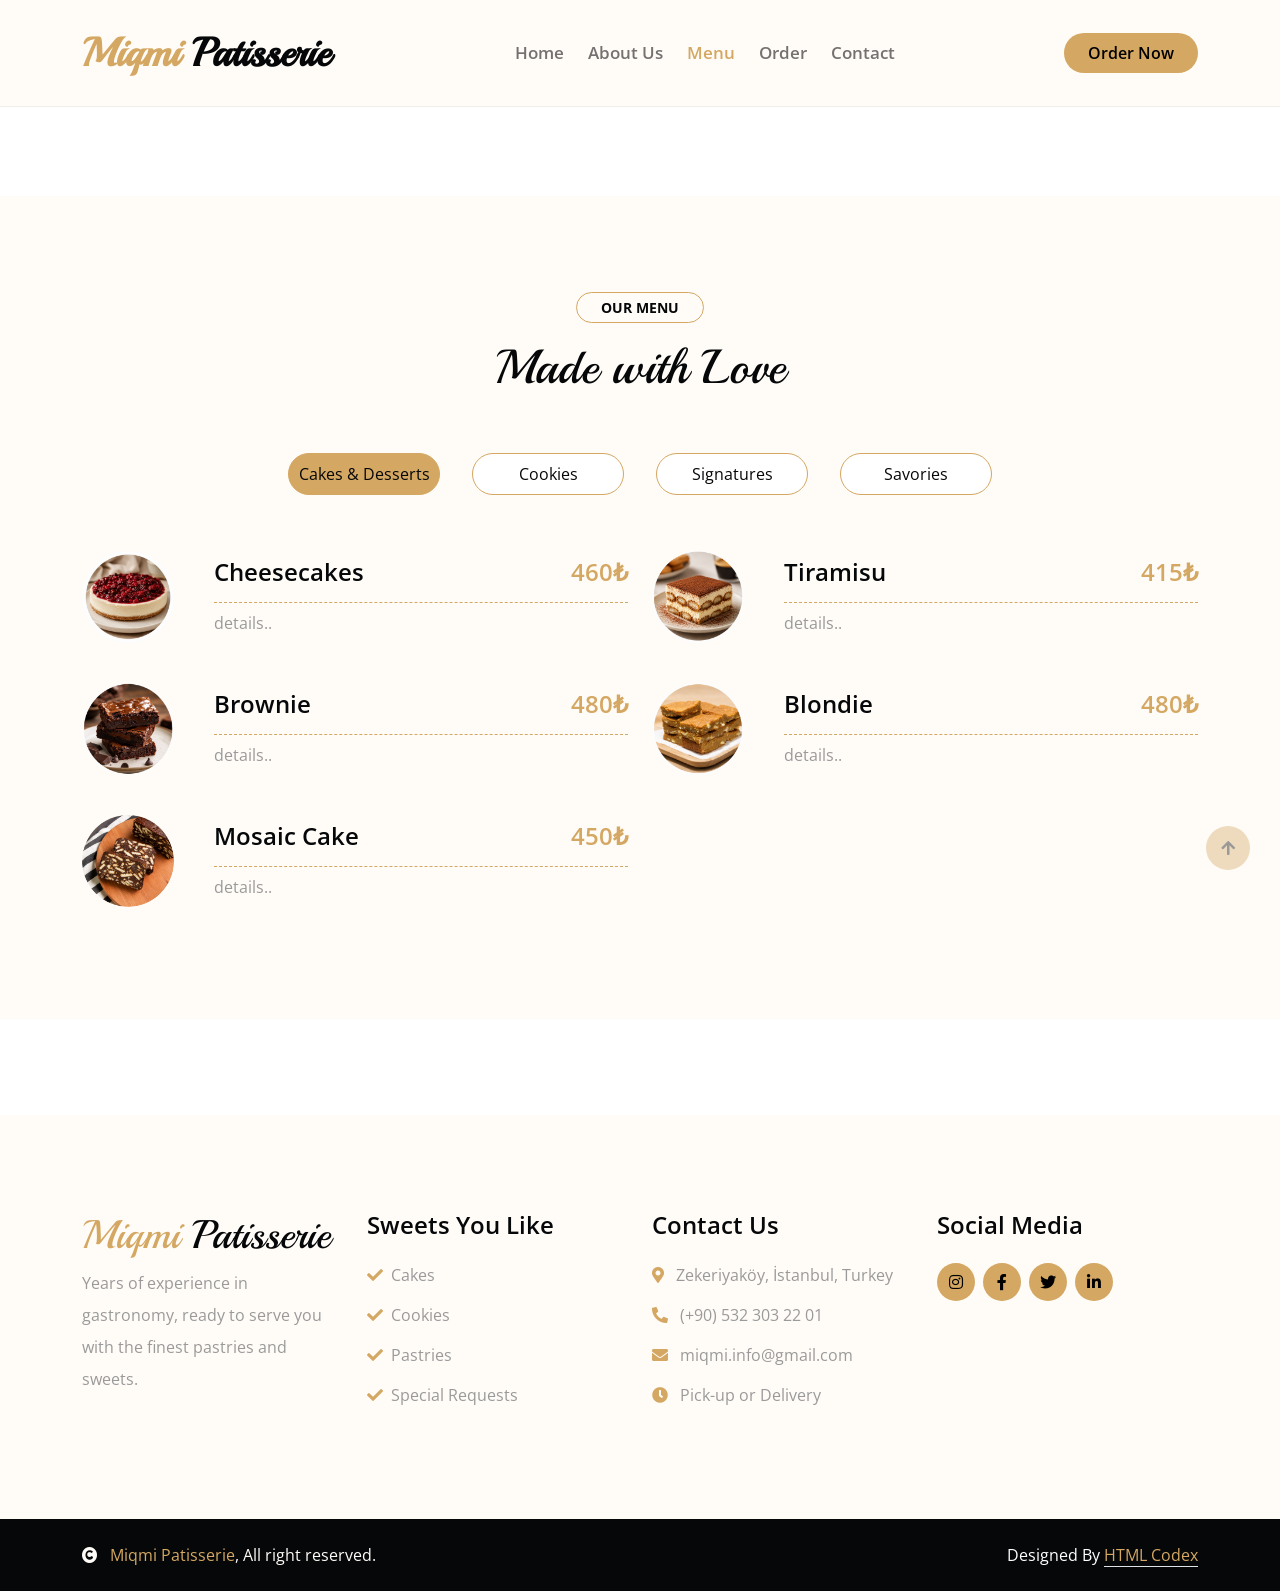
<file: menu.html>
<!DOCTYPE html>
<html lang="en">

    <head>
        <meta charset="utf-8">
        <title>Miqmi Patisserie - Zekeriyaköy </title>
        <meta content="width=device-width, initial-scale=1.0" name="viewport">
        <meta content="" name="keywords">
        <meta content="" name="description">

        <!-- Fav Icon -->
        <link rel="icon" type="image/png" href="img/logo2.png" sizes="144x144">
        <link rel="shortcut icon" type="image/png" href="img/logo2.png" sizes="144x144">
        <link rel="apple-touch-icon" sizes="144x144" href="img/logo2.png">

        <!-- Google Web Fonts -->
        <link rel="preconnect" href="https://fonts.googleapis.com">
        <link rel="preconnect" href="https://fonts.gstatic.com" crossorigin>
        <link href="https://fonts.googleapis.com/css2?family=Open+Sans:wght@400;600&family=Playball&display=swap" rel="stylesheet">

        <!-- Icon Font Stylesheet -->
        <link rel="stylesheet" href="https://use.fontawesome.com/releases/v5.15.4/css/all.css"/>
        <link href="https://cdn.jsdelivr.net/npm/bootstrap-icons@1.4.1/font/bootstrap-icons.css" rel="stylesheet">

        <!-- Libraries Stylesheet -->
        <link href="lib/animate/animate.min.css" rel="stylesheet">
        <link href="lib/lightbox/css/lightbox.min.css" rel="stylesheet">
        <link href="lib/owlcarousel/owl.carousel.min.css" rel="stylesheet">

        <!-- Customized Bootstrap Stylesheet -->
        <link href="css/bootstrap.min.css" rel="stylesheet">

        <!-- Template Stylesheet -->
        <link href="css/style.css" rel="stylesheet">
    </head>

    <body>

        <!-- Spinner Start -->
        <div id="spinner" class="show w-100 vh-100 bg-white position-fixed translate-middle top-50 start-50  d-flex align-items-center justify-content-center">
            <div class="spinner-grow text-primary" role="status"></div>
        </div>
        <!-- Spinner End -->


        <!-- Navbar start -->
        <div class="container-fluid nav-bar">
            <div class="container">
                <nav class="navbar navbar-light navbar-expand-lg py-4">
                    <a href="index.html" class="navbar-brand">
                        <h1 class="text-primary fw-bold mb-0">Miqmi<span class="text-dark"> Patisserie</span> </h1>
                    </a>
                    <button class="navbar-toggler py-2 px-3" type="button" data-bs-toggle="collapse" data-bs-target="#navbarCollapse">
                        <span class="fa fa-bars text-primary"></span>
                    </button>
                    <div class="collapse navbar-collapse" id="navbarCollapse">
                        <div class="navbar-nav mx-auto">
                            <a href="index.html" class="nav-item nav-link">Home</a>
                            <a href="about.html" class="nav-item nav-link">About Us</a>
                            <a href="menu.html" class="nav-item nav-link active">Menu</a>
                            <a href="book.html" class="nav-item nav-link">Order</a>
                            <a href="contact.html" class="nav-item nav-link">Contact</a>
                        </div>
                        <a href="https://wa.me/905323032201" target="_blank" rel="noopener noreferrer" class="btn btn-primary py-2 px-4 d-none d-xl-inline-block rounded-pill">Order Now</a>
                    </div>
                </nav>
            </div>
        </div>
        <!-- Navbar End -->


        <!-- Modal Search Start -->
        <div class="modal fade" id="searchModal" tabindex="-1" aria-labelledby="exampleModalLabel" aria-hidden="true">
            <div class="modal-dialog modal-fullscreen">
                <div class="modal-content rounded-0">
                    <div class="modal-header">
                        <h5 class="modal-title" id="exampleModalLabel">Search by keyword</h5>
                        <button type="button" class="btn-close" data-bs-dismiss="modal" aria-label="Close"></button>
                    </div>
                    <div class="modal-body d-flex align-items-center">
                        <div class="input-group w-75 mx-auto d-flex">
                            <input type="search" class="form-control bg-transparent p-3" placeholder="keywords" aria-describedby="search-icon-1">
                            <span id="search-icon-1" class="input-group-text p-3"><i class="fa fa-search"></i></span>
                        </div>
                    </div>
                </div>
            </div>
        </div>
        <!-- Modal Search End -->

        
        <!-- Menu Start -->
        <div class="container-fluid menu bg-light py-6 my-6">
            <div class="container">
                <div class="text-center wow bounceInUp" data-wow-delay="0.1s">
                    <small class="d-inline-block fw-bold text-dark text-uppercase bg-light border border-primary rounded-pill px-4 py-1 mb-3">Our Menu</small>
                    <h1 class="display-5 mb-5">Made with Love</h1>
                </div>
                <div class="tab-class text-center">
                    <ul class="nav nav-pills d-inline-flex justify-content-center mb-5 wow bounceInUp" data-wow-delay="0.1s">
                        <li class="nav-item p-2">
                            <a class="d-flex py-2 mx-2 border border-primary bg-white rounded-pill active" data-bs-toggle="pill" href="#tab-6">
                                <span class="text-dark" style="width: 150px;">Cakes & Desserts</span>
                            </a>
                        </li>
                        <li class="nav-item p-2">
                            <a class="d-flex py-2 mx-2 border border-primary bg-white rounded-pill" data-bs-toggle="pill" href="#tab-7">
                                <span class="text-dark" style="width: 150px;">Cookies</span>
                            </a>
                        </li>
                        <li class="nav-item p-2">
                            <a class="d-flex py-2 mx-2 border border-primary bg-white rounded-pill" data-bs-toggle="pill" href="#tab-8">
                                <span class="text-dark" style="width: 150px;">Signatures</span>
                            </a>
                        </li>
                        <li class="nav-item p-2">
                            <a class="d-flex py-2 mx-2 border border-primary bg-white rounded-pill" data-bs-toggle="pill" href="#tab-9">
                                <span class="text-dark" style="width: 150px;">Savories</span>
                            </a>
                        </li>
                    </ul>
                    <div class="tab-content">
                        <div id="tab-6" class="tab-pane fade show p-0 active">
                            <div class="row g-4">
                                <div class="col-lg-6 wow bounceInUp" data-wow-delay="0.1s">
                                    <div class="menu-item d-flex align-items-center">
                                        <img class="flex-shrink-0 img-fluid rounded-circle" src="img/Menu.Cheesecakes.png" alt="">
                                        <div class="w-100 d-flex flex-column text-start ps-4">
                                            <div class="d-flex justify-content-between border-bottom border-primary pb-2 mb-2">
                                                <h4>Cheesecakes</h4>
                                                <h4 class="text-primary">460₺</h4>
                                            </div>
                                            <p class="mb-0">details..</p>
                                        </div>
                                    </div>
                                </div>
                                <div class="col-lg-6 wow bounceInUp" data-wow-delay="0.2s">
                                    <div class="menu-item d-flex align-items-center">
                                        <img class="flex-shrink-0 img-fluid rounded-circle" src="img/Menu.Tiramisu.png" alt="">
                                        <div class="w-100 d-flex flex-column text-start ps-4">
                                            <div class="d-flex justify-content-between border-bottom border-primary pb-2 mb-2">
                                                <h4>Tiramisu</h4>
                                                <h4 class="text-primary">415₺</h4>
                                            </div>
                                            <p class="mb-0">details..</p>
                                        </div>
                                    </div>
                                </div>
                                <div class="col-lg-6 wow bounceInUp" data-wow-delay="0.3s">
                                    <div class="menu-item d-flex align-items-center">
                                        <img class="flex-shrink-0 img-fluid rounded-circle" src="img/Menu.Brownie.png" alt="">
                                        <div class="w-100 d-flex flex-column text-start ps-4">
                                            <div class="d-flex justify-content-between border-bottom border-primary pb-2 mb-2">
                                                <h4>Brownie</h4>
                                                <h4 class="text-primary">480₺</h4>
                                            </div>
                                            <p class="mb-0">details..</p>
                                        </div>
                                    </div>
                                </div>
                                <div class="col-lg-6 wow bounceInUp" data-wow-delay="0.4s">
                                    <div class="menu-item d-flex align-items-center">
                                        <img class="flex-shrink-0 img-fluid rounded-circle" src="img/Menu.Blondie.png" alt="">
                                        <div class="w-100 d-flex flex-column text-start ps-4">
                                            <div class="d-flex justify-content-between border-bottom border-primary pb-2 mb-2">
                                                <h4>Blondie</h4>
                                                <h4 class="text-primary">480₺</h4>
                                            </div>
                                            <p class="mb-0">details..</p>
                                        </div>
                                    </div>
                                </div>
                                <div class="col-lg-6 wow bounceInUp" data-wow-delay="0.5s">
                                    <div class="menu-item d-flex align-items-center">
                                        <img class="flex-shrink-0 img-fluid rounded-circle" src="img/Menu.MosaicCake.png" alt="">
                                        <div class="w-100 d-flex flex-column text-start ps-4">
                                            <div class="d-flex justify-content-between border-bottom border-primary pb-2 mb-2">
                                                <h4>Mosaic Cake</h4>
                                                <h4 class="text-primary">450₺</h4>
                                            </div>
                                            <p class="mb-0">details..</p>
                                        </div>
                                    </div>
                                </div>
                            </div>
                        </div>
                        <div id="tab-7" class="tab-pane fade show p-0">
                            <div class="row g-4">
                                <div class="col-lg-6">
                                    <div class="menu-item d-flex align-items-center">
                                        <img class="flex-shrink-0 img-fluid rounded-circle" src="img/Menu.ClassicChocolateChipCookie.png" alt="">
                                        <div class="w-100 d-flex flex-column text-start ps-4">
                                            <div class="d-flex justify-content-between border-bottom border-primary pb-2 mb-2">
                                                <h4>Classic Chocolate Chip</h4>
                                                <h4 class="text-primary">₺</h4>
                                            </div>
                                            <p class="mb-0">details..</p>
                                        </div>
                                    </div>
                                </div>
                                <div class="col-lg-6">
                                    <div class="menu-item d-flex align-items-center">
                                        <img class="flex-shrink-0 img-fluid rounded-circle" src="img/Menu.WhiteChocolate.png" alt="">
                                        <div class="w-100 d-flex flex-column text-start ps-4">
                                            <div class="d-flex justify-content-between border-bottom border-primary pb-2 mb-2">
                                                <h4>White Chocolate</h4>
                                                <h4 class="text-primary">₺</h4>
                                            </div>
                                            <p class="mb-0">details..</p>
                                        </div>
                                    </div>
                                </div>
                                <div class="col-lg-6">
                                    <div class="menu-item d-flex align-items-center">
                                        <img class="flex-shrink-0 img-fluid rounded-circle" src="img/Menu.M&MChocolateChipCookie.png" alt="">
                                        <div class="w-100 d-flex flex-column text-start ps-4">
                                            <div class="d-flex justify-content-between border-bottom border-primary pb-2 mb-2">
                                                <h4>M&M</h4>
                                                <h4 class="text-primary">₺</h4>
                                            </div>
                                            <p class="mb-0">details..</p>
                                        </div>
                                    </div>
                                </div>
                                <div class="col-lg-6">
                                    <div class="menu-item d-flex align-items-center">
                                        <img class="flex-shrink-0 img-fluid rounded-circle" src="img/Menu.BrownieCookie.png" alt="">
                                        <div class="w-100 d-flex flex-column text-start ps-4">
                                            <div class="d-flex justify-content-between border-bottom border-primary pb-2 mb-2">
                                                <h4>Brownie Cookie</h4>
                                                <h4 class="text-primary">₺</h4>
                                            </div>
                                            <p class="mb-0">details..</p>
                                        </div>
                                    </div>
                                </div>
                                <div class="col-lg-6">
                                    <div class="menu-item d-flex align-items-center">
                                        <img class="flex-shrink-0 img-fluid rounded-circle" src="img/Menu.FlourlessSugarFreeCookie.png" alt="">
                                        <div class="w-100 d-flex flex-column text-start ps-4">
                                            <div class="d-flex justify-content-between border-bottom border-primary pb-2 mb-2">
                                                <h4>Flourless / Sugar-Free Cookie</h4>
                                                <h4 class="text-primary">₺</h4>
                                            </div>
                                            <p class="mb-0">details..</p>
                                        </div>
                                    </div>
                                </div>
                            </div>
                        </div>
                        <div id="tab-8" class="tab-pane fade show p-0">
                            <div class="row g-4">
                                <div class="col-lg-6">
                                    <div class="menu-item d-flex align-items-center">
                                        <img class="flex-shrink-0 img-fluid rounded-circle" src="img/Menu.Apfelstrudel.png" alt="">
                                        <div class="w-100 d-flex flex-column text-start ps-4">
                                            <div class="d-flex justify-content-between border-bottom border-primary pb-2 mb-2">
                                                <h4>Apfelstrudel</h4>
                                                <h4 class="text-primary">₺</h4>
                                            </div>
                                            <p class="mb-0">details..</p>
                                        </div>
                                    </div>
                                </div>
                                <div class="col-lg-6">
                                    <div class="menu-item d-flex align-items-center">
                                        <img class="flex-shrink-0 img-fluid rounded-circle" src="img/Menu.ItalyBomba.png" alt="">
                                        <div class="w-100 d-flex flex-column text-start ps-4">
                                            <div class="d-flex justify-content-between border-bottom border-primary pb-2 mb-2">
                                                <h4>Italy Bomba</h4>
                                                <h4 class="text-primary">₺</h4>
                                            </div>
                                            <p class="mb-0">details..</p>
                                        </div>
                                    </div>
                                </div>
                                <div class="col-lg-6">
                                    <div class="menu-item d-flex align-items-center">
                                        <img class="flex-shrink-0 img-fluid rounded-circle" src="img/Menu.Pavlova.png" alt="">
                                        <div class="w-100 d-flex flex-column text-start ps-4">
                                            <div class="d-flex justify-content-between border-bottom border-primary pb-2 mb-2">
                                                <h4>Pavlova</h4>
                                                <h4 class="text-primary">450₺</h4>
                                            </div>
                                            <p class="mb-0">details..</p>
                                        </div>
                                    </div>
                                </div>
                            </div>
                        </div>
                        <div id="tab-9" class="tab-pane fade show p-0">
                            <div class="row g-4">
                                <div class="col-lg-6">
                                    <div class="menu-item d-flex align-items-center">
                                        <img class="flex-shrink-0 img-fluid rounded-circle" src="img/Menu.FreshPasta.png" alt="">
                                        <div class="w-100 d-flex flex-column text-start ps-4">
                                            <div class="d-flex justify-content-between border-bottom border-primary pb-2 mb-2">
                                                <h4>Fresh Pasta</h4>
                                                <h4 class="text-primary">₺</h4>
                                            </div>
                                            <p class="mb-0">details..</p>
                                        </div>
                                    </div>
                                </div>
                                <div class="col-lg-6">
                                    <div class="menu-item d-flex align-items-center">
                                        <img class="flex-shrink-0 img-fluid rounded-circle" src="img/Menu.Pogaca.png" alt="">
                                        <div class="w-100 d-flex flex-column text-start ps-4">
                                            <div class="d-flex justify-content-between border-bottom border-primary pb-2 mb-2">
                                                <h4>Poğaça</h4>
                                                <h4 class="text-primary">₺</h4>
                                            </div>
                                            <p class="mb-0">details..</p>
                                        </div>
                                    </div>
                                </div>
                                <div class="col-lg-6">
                                    <div class="menu-item d-flex align-items-center">
                                        <img class="flex-shrink-0 img-fluid rounded-circle" src="img/Menu.Borek.png" alt="">
                                        <div class="w-100 d-flex flex-column text-start ps-4">
                                            <div class="d-flex justify-content-between border-bottom border-primary pb-2 mb-2">
                                                <h4>Börek</h4>
                                                <h4 class="text-primary">₺</h4>
                                            </div>
                                            <p class="mb-0">details..</p>
                                        </div>
                                    </div>
                                </div>
                                <div class="col-lg-6">
                                    <div class="menu-item d-flex align-items-center">
                                        <img class="flex-shrink-0 img-fluid rounded-circle" src="img/Menu.Meze.png" alt="">
                                        <div class="w-100 d-flex flex-column text-start ps-4">
                                            <div class="d-flex justify-content-between border-bottom border-primary pb-2 mb-2">
                                                <h4>Meze</h4>
                                                <h4 class="text-primary">₺</h4>
                                            </div>
                                            <p class="mb-0">details..</p>
                                        </div>
                                    </div>
                                </div>
                            </div>
                        </div>
                        <div id="tab-10" class="tab-pane fade show p-0">
                            <div class="row g-4">
                                <div class="col-lg-6">
                                    <div class="menu-item d-flex align-items-center">
                                        <img class="flex-shrink-0 img-fluid rounded-circle" src="img/Menu.BirthdayCake.png" alt="">
                                        <div class="w-100 d-flex flex-column text-start ps-4">
                                            <div class="d-flex justify-content-between border-bottom border-primary pb-2 mb-2">
                                                <h4>Birthday Cakes</h4>
                                                <h4 class="text-primary">*</h4>
                                            </div>
                                            <p class="mb-0">*Pricing based on the order and quantity</p>
                                        </div>
                                    </div>
                                </div>
                                <div class="col-lg-6">
                                    <div class="menu-item d-flex align-items-center">
                                        <img class="flex-shrink-0 img-fluid rounded-circle" src="img/Menu.MiniCheesecakes.png" alt="">
                                        <div class="w-100 d-flex flex-column text-start ps-4">
                                            <div class="d-flex justify-content-between border-bottom border-primary pb-2 mb-2">
                                                <h4>Mini Cheesecakes</h4>
                                                <h4 class="text-primary">*</h4>
                                            </div>
                                            <p class="mb-0">*Pricing based on the order and quantity</p>
                                        </div>
                                    </div>
                                </div>
                                <div class="col-lg-6">
                                    <div class="menu-item d-flex align-items-center">
                                        <img class="flex-shrink-0 img-fluid rounded-circle" src="img/Menu.Schmandkuchen.png" alt="">
                                        <div class="w-100 d-flex flex-column text-start ps-4">
                                            <div class="d-flex justify-content-between border-bottom border-primary pb-2 mb-2">
                                                <h4>International Recipes</h4>
                                                <h4 class="text-primary">*</h4>
                                            </div>
                                            <p class="mb-0">*Pricing based on the order and quantity</p>
                                        </div>
                                    </div>
                                </div>
                            </div>
                        </div>
                    </div>
                </div>
            </div>
        </div>
        <!-- Menu End -->


        <!-- Footer Start -->
        <div class="container-fluid footer py-6 my-6 mb-0 bg-light wow bounceInUp" data-wow-delay="0.1s">
            <div class="container">
                <div class="row">
                    <div class="col-lg-3 col-md-6">
                        <div class="footer-item">
                            <h1 class="text-primary">Miqmi<span class="text-dark"> Patisserie</span></h1>
                            <p class="lh-lg mb-4">Years of experience in gastronomy, ready to serve you with the finest pastries and sweets.</p>
                        </div>
                    </div>
                    <div class="col-lg-3 col-md-6">
                        <div class="footer-item">
                            <h4 class="mb-4">Sweets You Like</h4>
                            <div class="d-flex flex-column align-items-start">
                                <a class="text-body mb-3" href=""><i class="fa fa-check text-primary me-2"></i>Cakes</a>
                                <a class="text-body mb-3" href=""><i class="fa fa-check text-primary me-2"></i>Cookies</a>
                                <a class="text-body mb-3" href=""><i class="fa fa-check text-primary me-2"></i>Pastries</a>
                                <a class="text-body mb-3" href=""><i class="fa fa-check text-primary me-2"></i>Special Requests</a>
                            </div>
                        </div>
                    </div>
                    <div class="col-lg-3 col-md-6">
                        <div class="footer-item">
                            <h4 class="mb-4">Contact Us</h4>
                            <div class="d-flex flex-column align-items-start">
                                <p><i class="fa fa-map-marker-alt text-primary me-2"></i> Zekeriyaköy, İstanbul, Turkey</p>
                                <p><i class="fa fa-phone-alt text-primary me-2"></i> (+90) 532 303 22 01</p>
                                <p><i class="fas fa-envelope text-primary me-2"></i> miqmi.info@gmail.com</p>
                                <p><i class="fa fa-clock text-primary me-2"></i> Pick-up or Delivery</p>
                            </div>
                        </div>
                    </div>
                    <div class="col-lg-3 col-md-6">
                        <div class="footer-item">
                            <h4 class="mb-4">Social Media</h4>
                            <div class="footer-icon d-flex mt-4 gap-2">
                                <a class="btn btn-primary btn-sm-square rounded-circle" href="https://www.instagram.com/miqmigurme?igsh=eXlnN3F3aXdpZm9s" target="_blank" rel="noopener"><i class="fab fa-instagram"></i></a>
                                <a class="btn btn-primary btn-sm-square rounded-circle" href="https://www.facebook.com/miqmigurme/" target="_blank" rel="noopener"><i class="fab fa-facebook-f"></i></a>
                                <a class="btn btn-primary btn-sm-square rounded-circle" href=""><i class="fab fa-twitter"></i></a>
                                <a href="#" class="btn btn-primary btn-sm-square rounded-circle"><i class="fab fa-linkedin-in"></i></a>
                            </div>
                        </div>
                    </div>
                </div>
            </div>
        </div>
        <!-- Footer End -->


        <!-- Copyright Start -->
        <div class="container-fluid copyright bg-dark py-4">
            <div class="container">
                <div class="row">
                    <div class="col-md-6 text-center text-md-start mb-3 mb-md-0">
                        <span class="text-light"><a href="#"><i class="fas fa-copyright text-light me-2"></i> Miqmi Patisserie</a>, All right reserved.</span>
                    </div>
                    <div class="col-md-6 my-auto text-center text-md-end text-white">
                        <!--/*** This template is free as long as you keep the below author’s credit link/attribution link/backlink. ***/-->
                        <!--/*** If you'd like to use the template without the below author’s credit link/attribution link/backlink, ***/-->
                        <!--/*** you can purchase the Credit Removal License from "https://htmlcodex.com/credit-removal". ***/-->
                        Designed By <a class="border-bottom" href="https://htmlcodex.com">HTML Codex</a>
                    </div>
                </div>
            </div>
        </div>
        <!-- Copyright End -->


        <!-- Back to Top -->
        <a href="#" class="btn btn-md-square btn-primary rounded-circle back-to-top"><i class="fa fa-arrow-up"></i></a>   

        
    <!-- JavaScript Libraries -->
    <script src="https://ajax.googleapis.com/ajax/libs/jquery/1.12.4/jquery.min.js"></script>
    <script src="https://cdn.jsdelivr.net/npm/bootstrap@5.0.0/dist/js/bootstrap.bundle.min.js"></script>
    <script src="lib/wow/wow.min.js"></script>
    <script src="lib/easing/easing.min.js"></script>
    <script src="lib/waypoints/waypoints.min.js"></script>
    <script src="lib/counterup/counterup.min.js"></script>
    <script src="lib/lightbox/js/lightbox.min.js"></script>
    <script src="lib/owlcarousel/owl.carousel.min.js"></script>

    <!-- Template Javascript -->
    <script src="js/main.js"></script>
    </body>

</html>
</file>
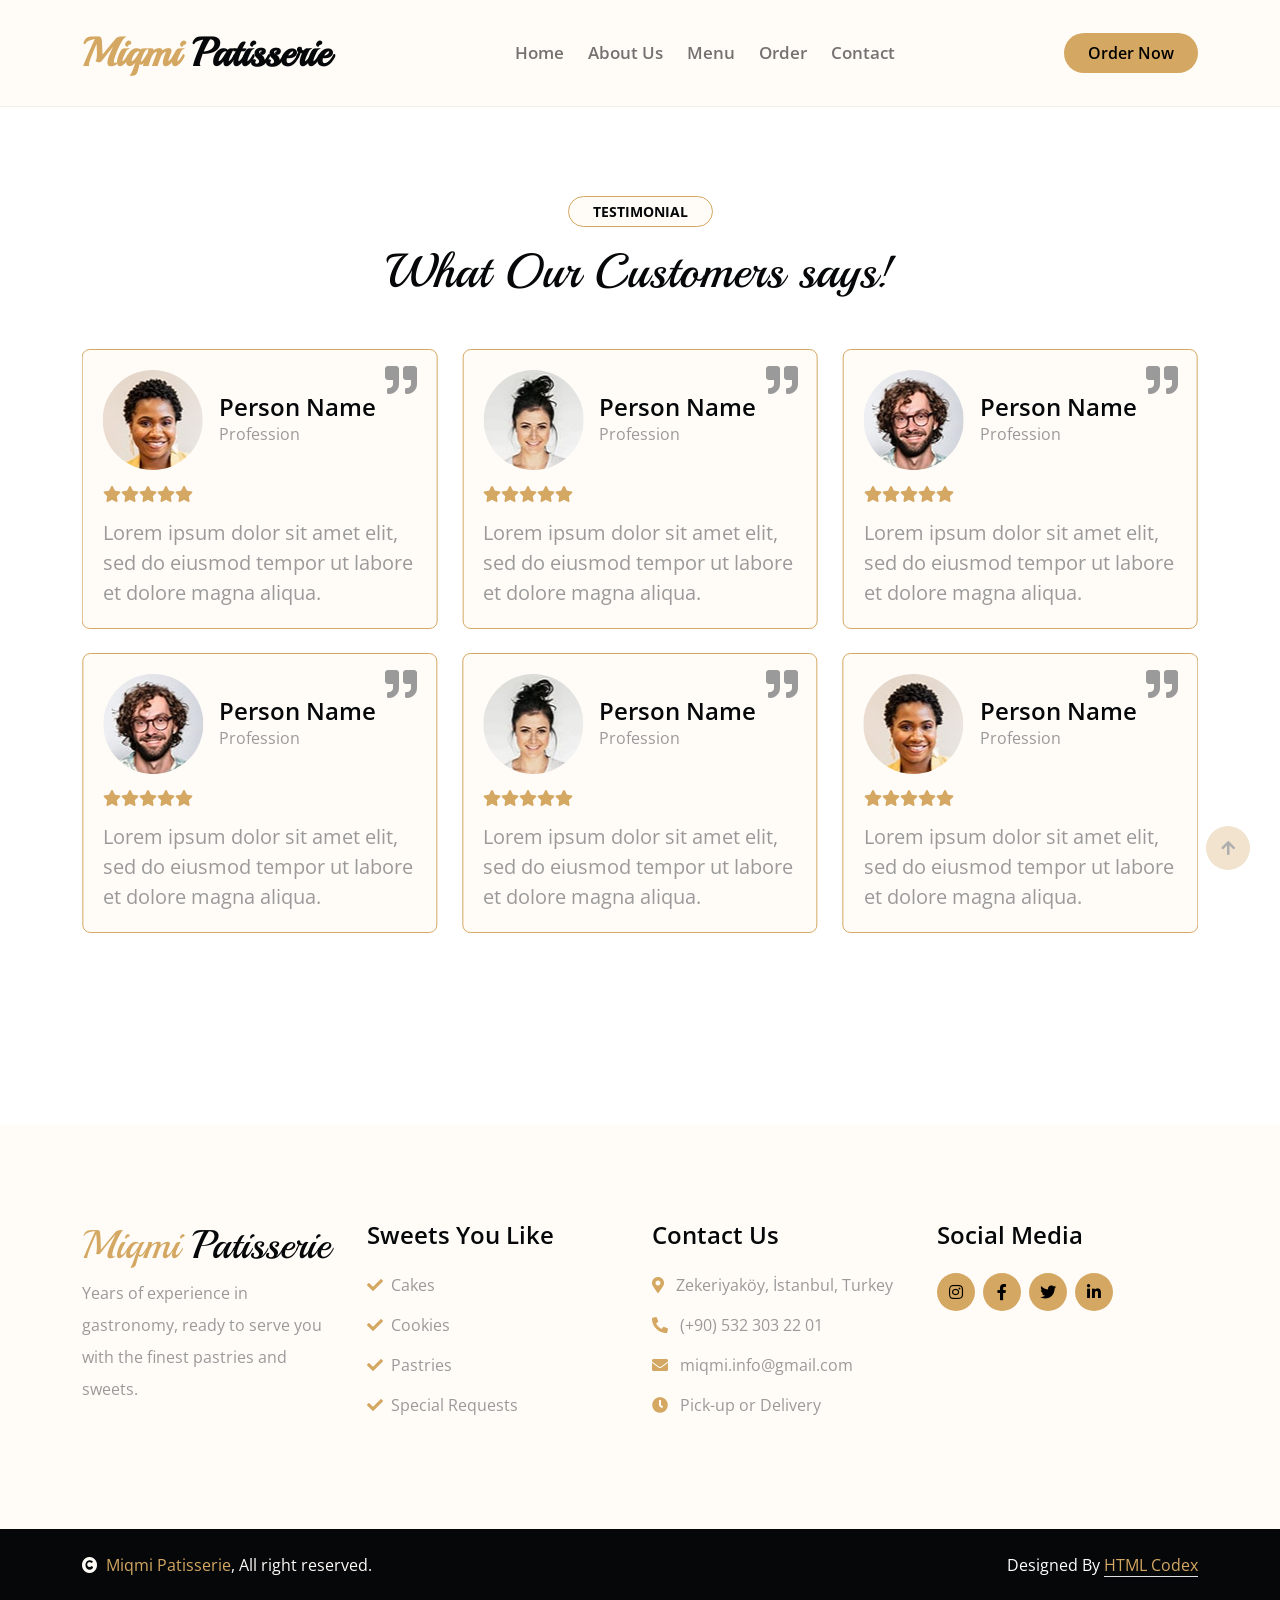
<file: testimonial.html>
<!DOCTYPE html>
<html lang="en">

    <head>
        <meta charset="utf-8">
        <title>Miqmi Patisserie - Zekeriyaköy </title>
        <meta content="width=device-width, initial-scale=1.0" name="viewport">
        <meta content="" name="keywords">
        <meta content="" name="description">

        <!-- Fav Icon -->
        <link rel="icon" type="image/png" href="img/logo2.png" sizes="144x144">
        <link rel="shortcut icon" type="image/png" href="img/logo2.png" sizes="144x144">
        <link rel="apple-touch-icon" sizes="144x144" href="img/logo2.png">

        <!-- Google Web Fonts -->
        <link rel="preconnect" href="https://fonts.googleapis.com">
        <link rel="preconnect" href="https://fonts.gstatic.com" crossorigin>
        <link href="https://fonts.googleapis.com/css2?family=Open+Sans:wght@400;600&family=Playball&display=swap" rel="stylesheet">

        <!-- Icon Font Stylesheet -->
        <link rel="stylesheet" href="https://use.fontawesome.com/releases/v5.15.4/css/all.css"/>
        <link href="https://cdn.jsdelivr.net/npm/bootstrap-icons@1.4.1/font/bootstrap-icons.css" rel="stylesheet">

        <!-- Libraries Stylesheet -->
        <link href="lib/animate/animate.min.css" rel="stylesheet">
        <link href="lib/lightbox/css/lightbox.min.css" rel="stylesheet">
        <link href="lib/owlcarousel/owl.carousel.min.css" rel="stylesheet">

        <!-- Customized Bootstrap Stylesheet -->
        <link href="css/bootstrap.min.css" rel="stylesheet">

        <!-- Template Stylesheet -->
        <link href="css/style.css" rel="stylesheet">
    </head>

    <body>

        <!-- Spinner Start -->
        <div id="spinner" class="show w-100 vh-100 bg-white position-fixed translate-middle top-50 start-50  d-flex align-items-center justify-content-center">
            <div class="spinner-grow text-primary" role="status"></div>
        </div>
        <!-- Spinner End -->


        <!-- Navbar start -->
        <div class="container-fluid nav-bar">
            <div class="container">
                <nav class="navbar navbar-light navbar-expand-lg py-4">
                    <a href="index.html" class="navbar-brand">
                        <h1 class="text-primary fw-bold mb-0">Miqmi<span class="text-dark"> Patisserie</span> </h1>
                    </a>
                    <button class="navbar-toggler py-2 px-3" type="button" data-bs-toggle="collapse" data-bs-target="#navbarCollapse">
                        <span class="fa fa-bars text-primary"></span>
                    </button>
                    <div class="collapse navbar-collapse" id="navbarCollapse">
                        <div class="navbar-nav mx-auto">
                            <a href="index.html" class="nav-item nav-link">Home</a>
                            <a href="about.html" class="nav-item nav-link">About Us</a>
                            <a href="menu.html" class="nav-item nav-link">Menu</a>
                            <a href="book.html" class="nav-item nav-link">Order</a>
                            <a href="contact.html" class="nav-item nav-link">Contact</a>
                        </div>
                        <a href="https://wa.me/905323032201" target="_blank" rel="noopener noreferrer" class="btn btn-primary py-2 px-4 d-none d-xl-inline-block rounded-pill">Order Now</a>
                    </div>
                </nav>
            </div>
        </div>
        <!-- Navbar End -->


        <!-- Modal Search Start -->
        <div class="modal fade" id="searchModal" tabindex="-1" aria-labelledby="exampleModalLabel" aria-hidden="true">
            <div class="modal-dialog modal-fullscreen">
                <div class="modal-content rounded-0">
                    <div class="modal-header">
                        <h5 class="modal-title" id="exampleModalLabel">Search by keyword</h5>
                        <button type="button" class="btn-close" data-bs-dismiss="modal" aria-label="Close"></button>
                    </div>
                    <div class="modal-body d-flex align-items-center">
                        <div class="input-group w-75 mx-auto d-flex">
                            <input type="search" class="form-control bg-transparent p-3" placeholder="keywords" aria-describedby="search-icon-1">
                            <span id="search-icon-1" class="input-group-text p-3"><i class="fa fa-search"></i></span>
                        </div>
                    </div>
                </div>
            </div>
        </div>
        <!-- Modal Search End -->


        <!-- Testimonial Start -->
        <div class="container-fluid py-6">
            <div class="container">
                <div class="text-center wow bounceInUp" data-wow-delay="0.1s">
                    <small class="d-inline-block fw-bold text-dark text-uppercase bg-light border border-primary rounded-pill px-4 py-1 mb-3">Testimonial</small>
                    <h1 class="display-5 mb-5">What Our Customers says!</h1>
                </div>
                <div class="owl-carousel owl-theme testimonial-carousel testimonial-carousel-1 mb-4 wow bounceInUp" data-wow-delay="0.1s">
                    <div class="testimonial-item rounded bg-light">
                        <div class="d-flex mb-3">
                            <img src="img/testimonial-1.jpg" class="img-fluid rounded-circle flex-shrink-0" alt="">
                            <div class="position-absolute" style="top: 15px; right: 20px;">
                                <i class="fa fa-quote-right fa-2x"></i>
                            </div>
                            <div class="ps-3 my-auto">
                                <h4 class="mb-0">Person Name</h4>
                                <p class="m-0">Profession</p>
                            </div>
                        </div>
                        <div class="testimonial-content">
                            <div class="d-flex">
                                <i class="fas fa-star text-primary"></i>
                                <i class="fas fa-star text-primary"></i>
                                <i class="fas fa-star text-primary"></i>
                                <i class="fas fa-star text-primary"></i>
                                <i class="fas fa-star text-primary"></i>
                            </div>
                            <p class="fs-5 m-0 pt-3">Lorem ipsum dolor sit amet elit, sed do eiusmod tempor ut labore et dolore magna aliqua.</p>
                        </div>
                    </div>
                    <div class="testimonial-item rounded bg-light">
                        <div class="d-flex mb-3">
                            <img src="img/testimonial-2.jpg" class="img-fluid rounded-circle flex-shrink-0" alt="">
                            <div class="position-absolute" style="top: 15px; right: 20px;">
                                <i class="fa fa-quote-right fa-2x"></i>
                            </div>
                            <div class="ps-3 my-auto">
                                <h4 class="mb-0">Person Name</h4>
                                <p class="m-0">Profession</p>
                            </div>
                        </div>
                        <div class="testimonial-content">
                            <div class="d-flex">
                                <i class="fas fa-star text-primary"></i>
                                <i class="fas fa-star text-primary"></i>
                                <i class="fas fa-star text-primary"></i>
                                <i class="fas fa-star text-primary"></i>
                                <i class="fas fa-star text-primary"></i>
                            </div>
                            <p class="fs-5 m-0 pt-3">Lorem ipsum dolor sit amet elit, sed do eiusmod tempor ut labore et dolore magna aliqua.</p>
                        </div>
                    </div>
                    <div class="testimonial-item rounded bg-light">
                        <div class="d-flex mb-3">
                            <img src="img/testimonial-3.jpg" class="img-fluid rounded-circle flex-shrink-0" alt="">
                            <div class="position-absolute" style="top: 15px; right: 20px;">
                                <i class="fa fa-quote-right fa-2x"></i>
                            </div>
                            <div class="ps-3 my-auto">
                                <h4 class="mb-0">Person Name</h4>
                                <p class="m-0">Profession</p>
                            </div>
                        </div>
                        <div class="testimonial-content">
                            <div class="d-flex">
                                <i class="fas fa-star text-primary"></i>
                                <i class="fas fa-star text-primary"></i>
                                <i class="fas fa-star text-primary"></i>
                                <i class="fas fa-star text-primary"></i>
                                <i class="fas fa-star text-primary"></i>
                            </div>
                            <p class="fs-5 m-0 pt-3">Lorem ipsum dolor sit amet elit, sed do eiusmod tempor ut labore et dolore magna aliqua.</p>
                        </div>
                    </div>
                    <div class="testimonial-item rounded bg-light">
                        <div class="d-flex mb-3">
                            <img src="img/testimonial-4.jpg" class="img-fluid rounded-circle flex-shrink-0" alt="">
                            <div class="position-absolute" style="top: 15px; right: 20px;">
                                <i class="fa fa-quote-right fa-2x"></i>
                            </div>
                            <div class="ps-3 my-auto">
                                <h4 class="mb-0">Person Name</h4>
                                <p class="m-0">Profession</p>
                            </div>
                        </div>
                        <div class="testimonial-content">
                            <div class="d-flex">
                                <i class="fas fa-star text-primary"></i>
                                <i class="fas fa-star text-primary"></i>
                                <i class="fas fa-star text-primary"></i>
                                <i class="fas fa-star text-primary"></i>
                                <i class="fas fa-star text-primary"></i>
                            </div>
                            <p class="fs-5 m-0 pt-3">Lorem ipsum dolor sit amet elit, sed do eiusmod tempor ut labore et dolore magna aliqua.</p>
                        </div>
                    </div>
                </div>
                <div class="owl-carousel testimonial-carousel testimonial-carousel-2 wow bounceInUp" data-wow-delay="0.3s">
                    <div class="testimonial-item rounded bg-light">
                        <div class="d-flex mb-3">
                            <img src="img/testimonial-1.jpg" class="img-fluid rounded-circle flex-shrink-0" alt="">
                            <div class="position-absolute" style="top: 15px; right: 20px;">
                                <i class="fa fa-quote-right fa-2x"></i>
                            </div>
                            <div class="ps-3 my-auto">
                                <h4 class="mb-0">Person Name</h4>
                                <p class="m-0">Profession</p>
                            </div>
                        </div>
                        <div class="testimonial-content">
                            <div class="d-flex">
                                <i class="fas fa-star text-primary"></i>
                                <i class="fas fa-star text-primary"></i>
                                <i class="fas fa-star text-primary"></i>
                                <i class="fas fa-star text-primary"></i>
                                <i class="fas fa-star text-primary"></i>
                            </div>
                            <p class="fs-5 m-0 pt-3">Lorem ipsum dolor sit amet elit, sed do eiusmod tempor ut labore et dolore magna aliqua.</p>
                        </div>
                    </div>
                    <div class="testimonial-item rounded bg-light">
                        <div class="d-flex mb-3">
                            <img src="img/testimonial-2.jpg" class="img-fluid rounded-circle flex-shrink-0" alt="">
                            <div class="position-absolute" style="top: 15px; right: 20px;">
                                <i class="fa fa-quote-right fa-2x"></i>
                            </div>
                            <div class="ps-3 my-auto">
                                <h4 class="mb-0">Person Name</h4>
                                <p class="m-0">Profession</p>
                            </div>
                        </div>
                        <div class="testimonial-content">
                            <div class="d-flex">
                                <i class="fas fa-star text-primary"></i>
                                <i class="fas fa-star text-primary"></i>
                                <i class="fas fa-star text-primary"></i>
                                <i class="fas fa-star text-primary"></i>
                                <i class="fas fa-star text-primary"></i>
                            </div>
                            <p class="fs-5 m-0 pt-3">Lorem ipsum dolor sit amet elit, sed do eiusmod tempor ut labore et dolore magna aliqua.</p>
                        </div>
                    </div>
                    <div class="testimonial-item rounded bg-light">
                        <div class="d-flex mb-3">
                            <img src="img/testimonial-3.jpg" class="img-fluid rounded-circle flex-shrink-0" alt="">
                            <div class="position-absolute" style="top: 15px; right: 20px;">
                                <i class="fa fa-quote-right fa-2x"></i>
                            </div>
                            <div class="ps-3 my-auto">
                                <h4 class="mb-0">Person Name</h4>
                                <p class="m-0">Profession</p>
                            </div>
                        </div>
                        <div class="testimonial-content">
                            <div class="d-flex">
                                <i class="fas fa-star text-primary"></i>
                                <i class="fas fa-star text-primary"></i>
                                <i class="fas fa-star text-primary"></i>
                                <i class="fas fa-star text-primary"></i>
                                <i class="fas fa-star text-primary"></i>
                            </div>
                            <p class="fs-5 m-0 pt-3">Lorem ipsum dolor sit amet elit, sed do eiusmod tempor ut labore et dolore magna aliqua.</p>
                        </div>
                    </div>
                    <div class="testimonial-item rounded bg-light">
                        <div class="d-flex mb-3">
                            <img src="img/testimonial-4.jpg" class="img-fluid rounded-circle flex-shrink-0" alt="">
                            <div class="position-absolute" style="top: 15px; right: 20px;">
                                <i class="fa fa-quote-right fa-2x"></i>
                            </div>
                            <div class="ps-3 my-auto">
                                <h4 class="mb-0">Person Name</h4>
                                <p class="m-0">Profession</p>
                            </div>
                        </div>
                        <div class="testimonial-content">
                            <div class="d-flex">
                                <i class="fas fa-star text-primary"></i>
                                <i class="fas fa-star text-primary"></i>
                                <i class="fas fa-star text-primary"></i>
                                <i class="fas fa-star text-primary"></i>
                                <i class="fas fa-star text-primary"></i>
                            </div>
                            <p class="fs-5 m-0 pt-3">Lorem ipsum dolor sit amet elit, sed do eiusmod tempor ut labore et dolore magna aliqua.</p>
                        </div>
                    </div>
                </div>
            </div>
        </div>
        <!-- Testimonial End -->


        <!-- Footer Start -->
        <div class="container-fluid footer py-6 my-6 mb-0 bg-light wow bounceInUp" data-wow-delay="0.1s">
            <div class="container">
                <div class="row">
                    <div class="col-lg-3 col-md-6">
                        <div class="footer-item">
                            <h1 class="text-primary">Miqmi<span class="text-dark"> Patisserie</span></h1>
                            <p class="lh-lg mb-4">Years of experience in gastronomy, ready to serve you with the finest pastries and sweets.</p>
                        </div>
                    </div>
                    <div class="col-lg-3 col-md-6">
                        <div class="footer-item">
                            <h4 class="mb-4">Sweets You Like</h4>
                            <div class="d-flex flex-column align-items-start">
                                <a class="text-body mb-3" href=""><i class="fa fa-check text-primary me-2"></i>Cakes</a>
                                <a class="text-body mb-3" href=""><i class="fa fa-check text-primary me-2"></i>Cookies</a>
                                <a class="text-body mb-3" href=""><i class="fa fa-check text-primary me-2"></i>Pastries</a>
                                <a class="text-body mb-3" href=""><i class="fa fa-check text-primary me-2"></i>Special Requests</a>
                            </div>
                        </div>
                    </div>
                    <div class="col-lg-3 col-md-6">
                        <div class="footer-item">
                            <h4 class="mb-4">Contact Us</h4>
                            <div class="d-flex flex-column align-items-start">
                                <p><i class="fa fa-map-marker-alt text-primary me-2"></i> Zekeriyaköy, İstanbul, Turkey</p>
                                <p><i class="fa fa-phone-alt text-primary me-2"></i> (+90) 532 303 22 01</p>
                                <p><i class="fas fa-envelope text-primary me-2"></i> miqmi.info@gmail.com</p>
                                <p><i class="fa fa-clock text-primary me-2"></i> Pick-up or Delivery</p>
                            </div>
                        </div>
                    </div>
                    <div class="col-lg-3 col-md-6">
                        <div class="footer-item">
                            <h4 class="mb-4">Social Media</h4>
                            <div class="footer-icon d-flex mt-4 gap-2">
                                <a class="btn btn-primary btn-sm-square rounded-circle" href="https://www.instagram.com/miqmigurme?igsh=eXlnN3F3aXdpZm9s" target="_blank" rel="noopener"><i class="fab fa-instagram"></i></a>
                                <a class="btn btn-primary btn-sm-square rounded-circle" href="https://www.facebook.com/miqmigurme/" target="_blank" rel="noopener"><i class="fab fa-facebook-f"></i></a>
                                <a class="btn btn-primary btn-sm-square rounded-circle" href=""><i class="fab fa-twitter"></i></a>
                                <a href="#" class="btn btn-primary btn-sm-square rounded-circle"><i class="fab fa-linkedin-in"></i></a>
                            </div>
                        </div>
                    </div>
                </div>
            </div>
        </div>
        <!-- Footer End -->


        <!-- Copyright Start -->
        <div class="container-fluid copyright bg-dark py-4">
            <div class="container">
                <div class="row">
                    <div class="col-md-6 text-center text-md-start mb-3 mb-md-0">
                        <span class="text-light"><a href="#"><i class="fas fa-copyright text-light me-2"></i>Miqmi Patisserie</a>, All right reserved.</span>
                    </div>
                    <div class="col-md-6 my-auto text-center text-md-end text-white">
                        <!--/*** This template is free as long as you keep the below author’s credit link/attribution link/backlink. ***/-->
                        <!--/*** If you'd like to use the template without the below author’s credit link/attribution link/backlink, ***/-->
                        <!--/*** you can purchase the Credit Removal License from "https://htmlcodex.com/credit-removal". ***/-->
                        Designed By <a class="border-bottom" href="https://htmlcodex.com">HTML Codex</a>
                    </div>
                </div>
            </div>
        </div>
        <!-- Copyright End -->


        <!-- Back to Top -->
        <a href="#" class="btn btn-md-square btn-primary rounded-circle back-to-top"><i class="fa fa-arrow-up"></i></a>   

        
    <!-- JavaScript Libraries -->
    <script src="https://ajax.googleapis.com/ajax/libs/jquery/1.12.4/jquery.min.js"></script>
    <script src="https://cdn.jsdelivr.net/npm/bootstrap@5.0.0/dist/js/bootstrap.bundle.min.js"></script>
    <script src="lib/wow/wow.min.js"></script>
    <script src="lib/easing/easing.min.js"></script>
    <script src="lib/waypoints/waypoints.min.js"></script>
    <script src="lib/counterup/counterup.min.js"></script>
    <script src="lib/lightbox/js/lightbox.min.js"></script>
    <script src="lib/owlcarousel/owl.carousel.min.js"></script>

    <!-- Template Javascript -->
    <script src="js/main.js"></script>
    </body>

</html>
</file>
<file: css/style.css>
/*** Spinner Start ***/
#spinner {
    opacity: 0;
    visibility: hidden;
    transition: opacity .8s ease-out, visibility 0s linear .5s;
    z-index: 99999;
 }

 #spinner.show {
     transition: opacity .8s ease-out, visibility 0s linear .0s;
     visibility: visible;
     opacity: 1;
 }
/*** Spinner End ***/


.back-to-top {
    position: fixed;
    right: 30px;
    bottom: 30px;
    z-index: 99;
}

h1, h2, h3, .h1, .h2, .h3 {
    font-weight: 400 !important;
    font-family: 'Playball', cursive !important;
}

h4, h5, h6, .h4, .h5, .h6 {
    font-weight: 600 !important;
    font-family: 'Open Sans', sans-serif !important;
}

.my-6 {
    margin-top: 6rem;
    margin-bottom: 6rem;
}

.py-6 {
    padding-top: 6rem;
    padding-bottom: 6rem;
}

.hero-bg {
    background-color: #f3ece3;
}

.menu-item {
    display: flex;
    align-items: center;
    gap: 1rem;
    margin-bottom: 1rem;
}

.menu-item img {
    width: 92px;
    height: 92px;
    object-fit: cover;
    object-position: center;
    border-radius: 50%;
    flex-shrink: 0;
    display: block;
}

.menu-item .menu-content {
    flex: 1;
    min-width: 0;
}

@media (max-width: 576px) {
    .menu-item img {
        width: 76px;
        height: 76px;
    }
}

.wow,
.animated {
    animation-duration: 2s !important;
}


/*** Button Start ***/
.btn.btn-primary {
    border: 0;
}

.btn.btn-primary:hover {
    background: var(--bs-dark) !important;
    color: var(--bs-primary) !important;
}

.btn {
    font-weight: 600;
    transition: .5s;
}

.btn-square {
    width: 32px;
    height: 32px;
}

.btn-sm-square {
    width: 38px;
    height: 38px;
}

.btn-md-square {
    width: 44px;
    height: 44px;
}

.btn-lg-square {
    width: 56px;
    height: 56px;
}

.btn-square,
.btn-sm-square,
.btn-md-square,
.btn-lg-square {
    padding: 0;
    display: flex;
    align-items: center;
    justify-content: center;
    font-weight: normal;
}
/*** Button End ***/


/*** Navbar Start ***/
.nav-bar {
    background: var(--bs-light);
    border-bottom: 1px solid rgba(0, 0, 0, .05);
    position: fixed;
    top: 0;
    left: 0;
    width: 100%;
    z-index: 1030;
}

body {
    padding-top: 100px;
}

.navbar .navbar-nav .nav-link {
    padding: 10px 12px;
    font-weight: 600;
    font-size: 17px;
    transition: .5s;
}

.navbar .navbar-nav .nav-link:hover,
.navbar .navbar-nav .nav-link.active {
    color: var(--bs-primary);
}

.navbar .dropdown-toggle::after {
    border: none;
    content: "\f107";
    font-family: "Font Awesome 5 Free";
    font-weight: 700;
    vertical-align: middle;
    margin-left: 8px;
}

@media (min-width: 1200px) {
    .navbar .nav-item .dropdown-menu {
        display: block;
        visibility: hidden;
        top: 100%;
        transform: rotateX(-75deg);
        transform-origin: 0% 0%;
        transition: .5s;
        opacity: 0;
    }
    
    .navbar .nav-item:hover .dropdown-menu {
        transform: rotateX(0deg);
        visibility: visible;
        opacity: 1;
    }
}

.dropdown .dropdown-menu a:hover {
    background: var(--bs-primary);
    color: var(--bs-white);
}

#searchModal .modal-content {
    background-color: rgba(255, 255, 255, .95);
}
/*** Navbar End ***/


/*** Events Start ***/
.event .tab-class .nav-item a.active {
    background: var(--bs-primary) !important;
}

.event .event-img .event-overlay {
    position: absolute;
    width: 100%;
    height: 100%;
    top: 0;
    left: 0;
    background: rgba(207, 176, 131, 1);
    border-radius: 8px;
    transition: 0.5s;
    opacity: 0;
    z-index: 1;
}

.event .event-img:hover .event-overlay {
    opacity: 1;
}
/*** Events End ***/


/*** service start ***/
.service .service-item {
    position: relative;
    height: 100%;
    border-radius: 8px;
    box-shadow: 0 0 45px rgba(0, 0, 0, .08);
}

.service-content::after {
    position: absolute;
    content: "";
    width: 100%;
    height: 0;
    top: 0;
    left: 0;
    bottom: auto;
    background: var(--bs-primary);
    border-radius: 8px;
    transition: 1s;
}

.service-item:hover .service-content::after {
    height: 100%;
    opacity: 1;
}

.service-item .service-content-icon {
    position: relative;
    z-index: 2;
}

.service-item .service-content-icon i,
.service-item .service-content-icon p {
    transition: 1s;
}

.service-item:hover .service-content-icon i {
    color: var(--bs-dark) !important;
}

.service-item:hover .service-content-icon p {
    color: var(--bs-white);
}

.service-item:hover .service-content-icon a.btn-primary {
    background: var(--bs-white);
    color: var(--bs-dark);
}

.service-item .service-content-icon a.btn-primary {
    transition: 1s !important;
}
/*** Services End ***/


/*** Menu Start ***/
.menu .nav-item a.active {
    background: var(--bs-primary) !important;
}

.menu .menu-item .border-bottom {
    border-bottom-style: dashed !important;
}
/*** Menu End ***/


/*** Youtube Video start ***/
.video {
    position: relative;
    height: 100%;
    min-height: 400px;
    background: linear-gradient(rgba(254, 218, 154, 0.1), rgba(254, 218, 154, 0.1)), url(../img/fact.jpg);
    background-position: center center;
    background-repeat: no-repeat;
    background-size: cover;
    border-radius: 8px;
}

.video .btn-play {
    position: absolute;
    z-index: 3;
    top: 50%;
    left: 50%;
    transform: translateX(-50%) translateY(-50%);
    box-sizing: content-box;
    display: block;
    width: 32px;
    height: 44px;
    border-radius: 50%;
    border: none;
    outline: none;
    padding: 18px 20px 18px 28px;
}

.video .btn-play:before {
    content: "";
    position: absolute;
    z-index: 0;
    left: 50%;
    top: 50%;
    transform: translateX(-50%) translateY(-50%);
    display: block;
    width: 100px;
    height: 100px;
    background: var(--bs-primary);
    border-radius: 50%;
    animation: pulse-border 1500ms ease-out infinite;
}

.video .btn-play:after {
    content: "";
    position: absolute;
    z-index: 1;
    left: 50%;
    top: 50%;
    transform: translateX(-50%) translateY(-50%);
    display: block;
    width: 100px;
    height: 100px;
    background: var(--bs-white);
    border-radius: 50%;
    transition: all 200ms;
}

.video .btn-play img {
    position: relative;
    z-index: 3;
    max-width: 100%;
    width: auto;
    height: auto;
}

.video .btn-play span {
    display: block;
    position: relative;
    z-index: 3;
    width: 0;
    height: 0;
    border-left: 32px solid var(--bs-dark);
    border-top: 22px solid transparent;
    border-bottom: 22px solid transparent;
}

@keyframes pulse-border {
    0% {
        transform: translateX(-50%) translateY(-50%) translateZ(0) scale(1);
        opacity: 1;
    }

    100% {
        transform: translateX(-50%) translateY(-50%) translateZ(0) scale(1.5);
        opacity: 0;
    }
}

#videoModal {
    z-index: 99999;
}

#videoModal .modal-dialog {
    position: relative;
    max-width: 800px;
    margin: 60px auto 0 auto;
}

#videoModal .modal-body {
    position: relative;
    padding: 0px;
}

#videoModal .close {
    position: absolute;
    width: 30px;
    height: 30px;
    right: 0px;
    top: -30px;
    z-index: 999;
    font-size: 30px;
    font-weight: normal;
    color: #FFFFFF;
    background: #000000;
    opacity: 1;
}
/*** Youtube Video End ***/


/*** Blog Start ***/
.blog-item {
    position: relative;
}

.blog-item img {
    transition: 0.5s;
    height: 280px;
    width: 100%;
    object-fit: cover;
    object-position: center;
}

.blog-item:hover img {
    transform: scale(1.3)
}

.blog-item .blog-content {
    position: relative;
    transform: translateY(-50%);
    box-shadow: 0 0 45px rgba(0, 0, 0, .08);
}

.blog-item .blog-content a.btn h5 {
    transition: 0.5s;
}

.blog-item:hover .blog-content a.btn h5 {
    color: var(--bs-primary) !important;
}
/*** Blog End ***/


/*** Team Start ***/
.team-item {
    width: 100%;
    height: 100%;
    position: relative;
}

.team-item .team-icon {
    position: absolute;
    top: 0;
    right: 0;
}

.team-item .team-icon .share-link {
    opacity: 0;
    transition: 0.9s;
}

.team-item:hover .share-link {
    opacity: 1;
}

.team-item .team-content {
    transition: 0.9s;
}

.team-item:hover .team-content {
    background: var(--bs-primary) !important;
    color: var(--bs-dark) !important;
}

.team-item .team-content h4,
.team-item .team-content p {
    transition: 0.5s;
}

.team-item:hover .team-content h4 {
    color: var(--bs-dark) !important;
}

.team-item:hover .team-content p {
    color: var(--bs-white);
}
/*** Team End ***/


/*** testimonial Start ***/
.testimonial-item {
    border: 1px solid var(--bs-primary);
    padding: 20px 20px;
}

.testimonial-carousel .owl-item img {
    width: 100px;
    height: 100px;
}

.testimonial-carousel.owl-rtl .testimonial-item {
    direction: ltr !important;
}
/*** testimonial End ***/


/*** Contact start ***/
.contact-form {
    box-shadow: 0 0 45px rgba(0, 0, 0, .08);
}

/*** Contact End ***/


/*** Footer Start ***/
.footer .footer-item a.text-body:hover {
    color: var(--bs-primary) !important;
}
/*** Footer End ***/
</file>
